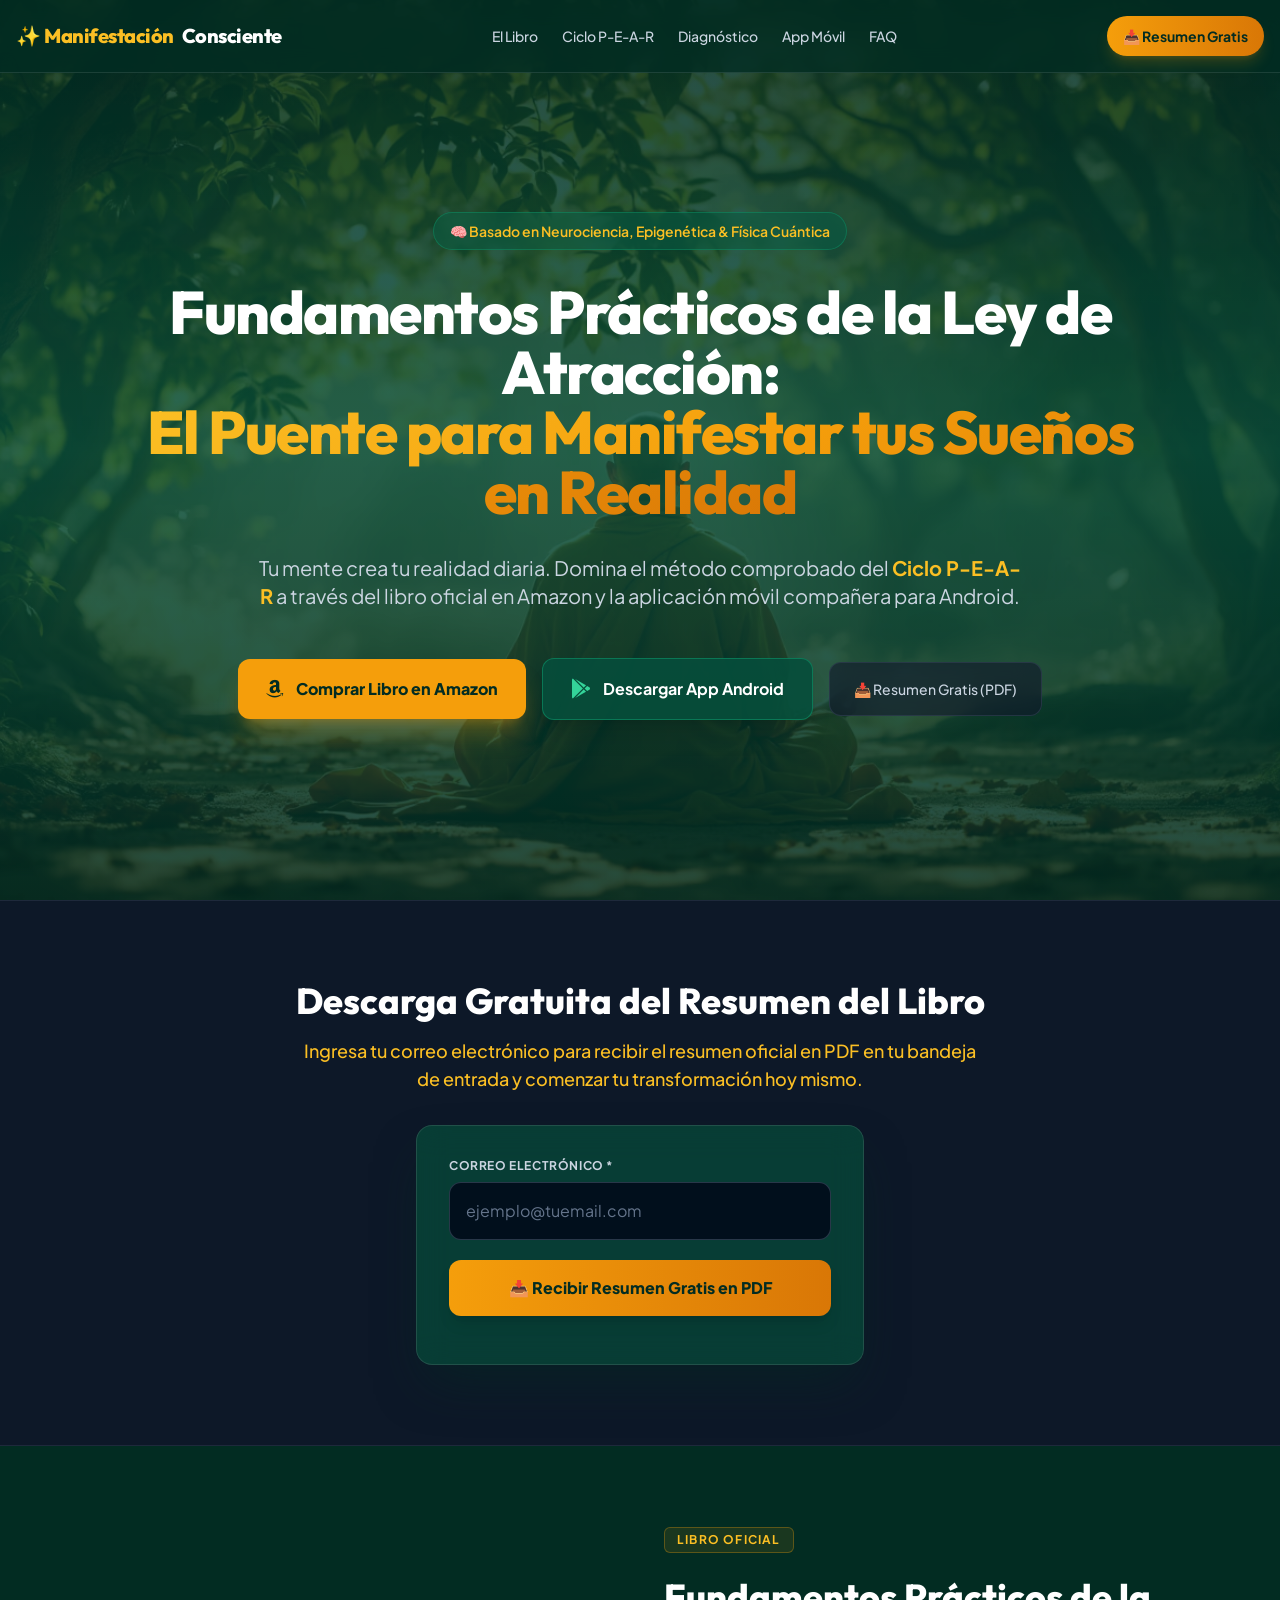
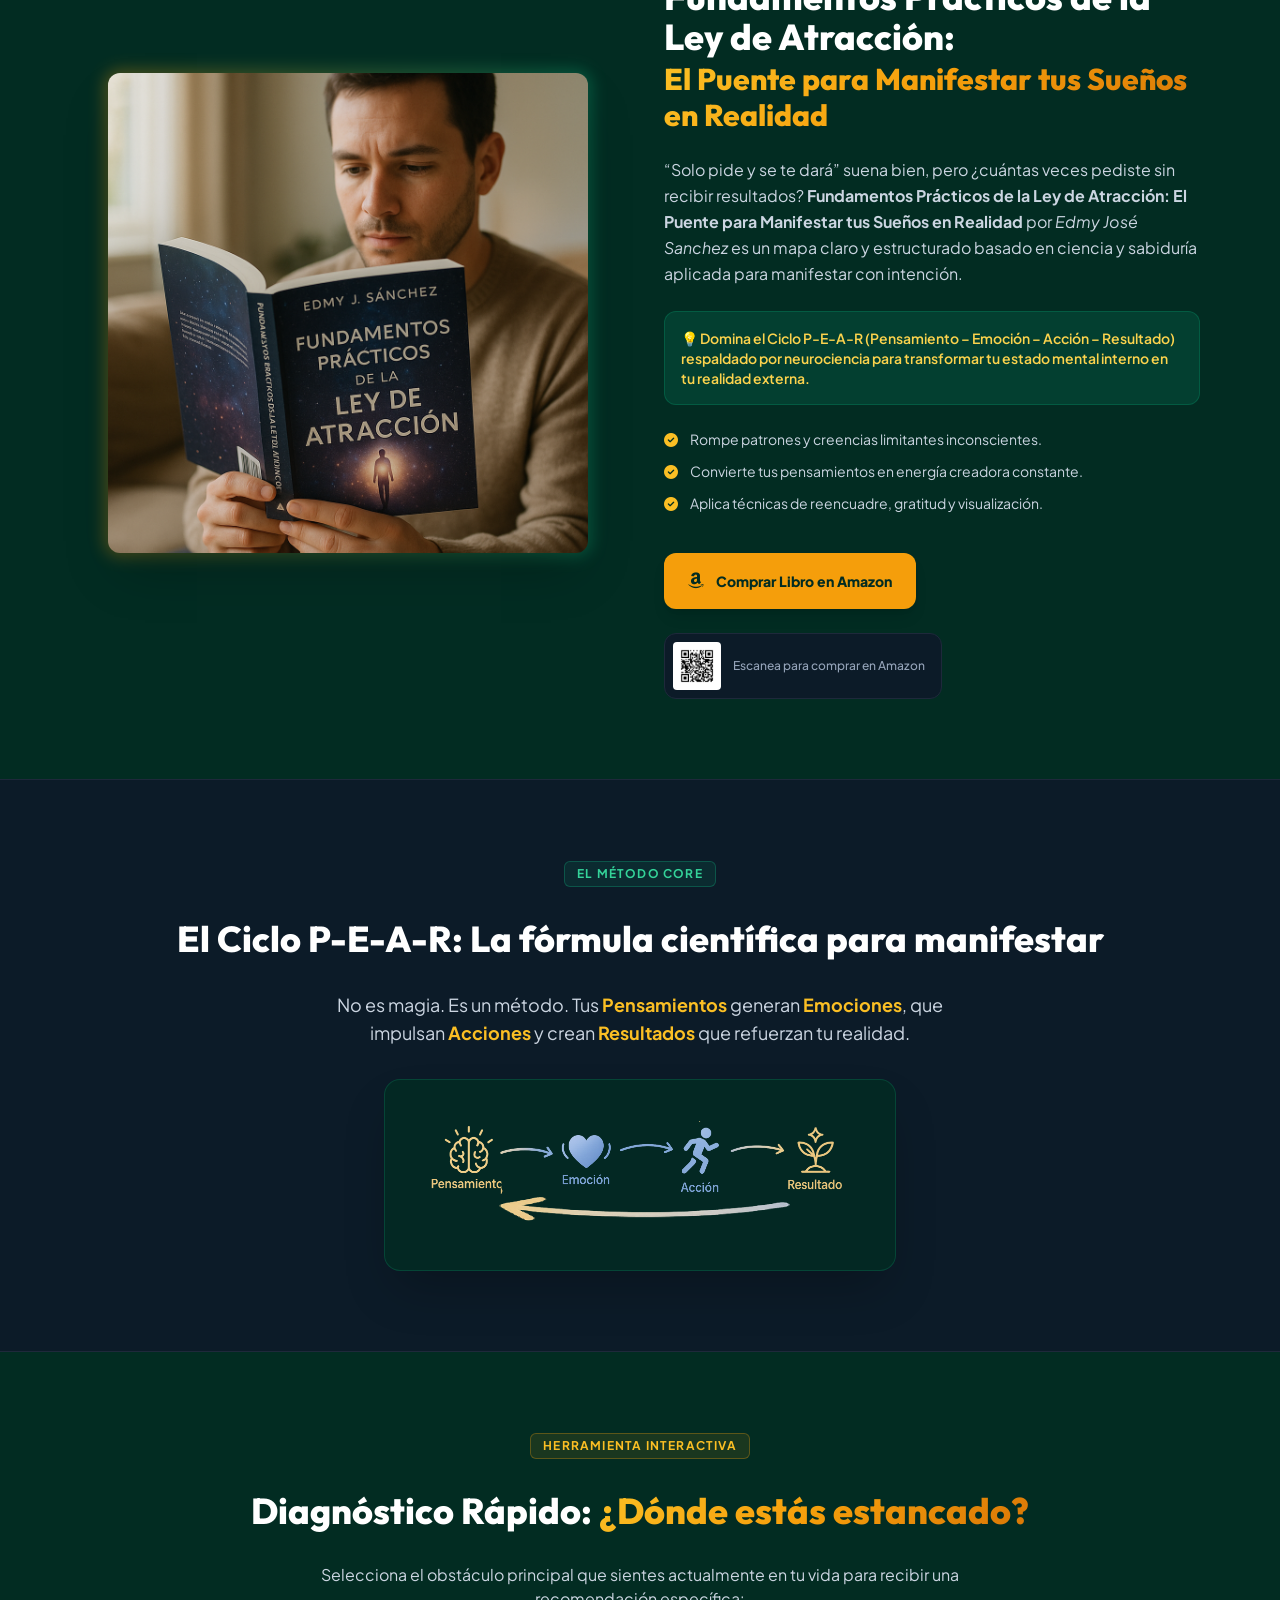
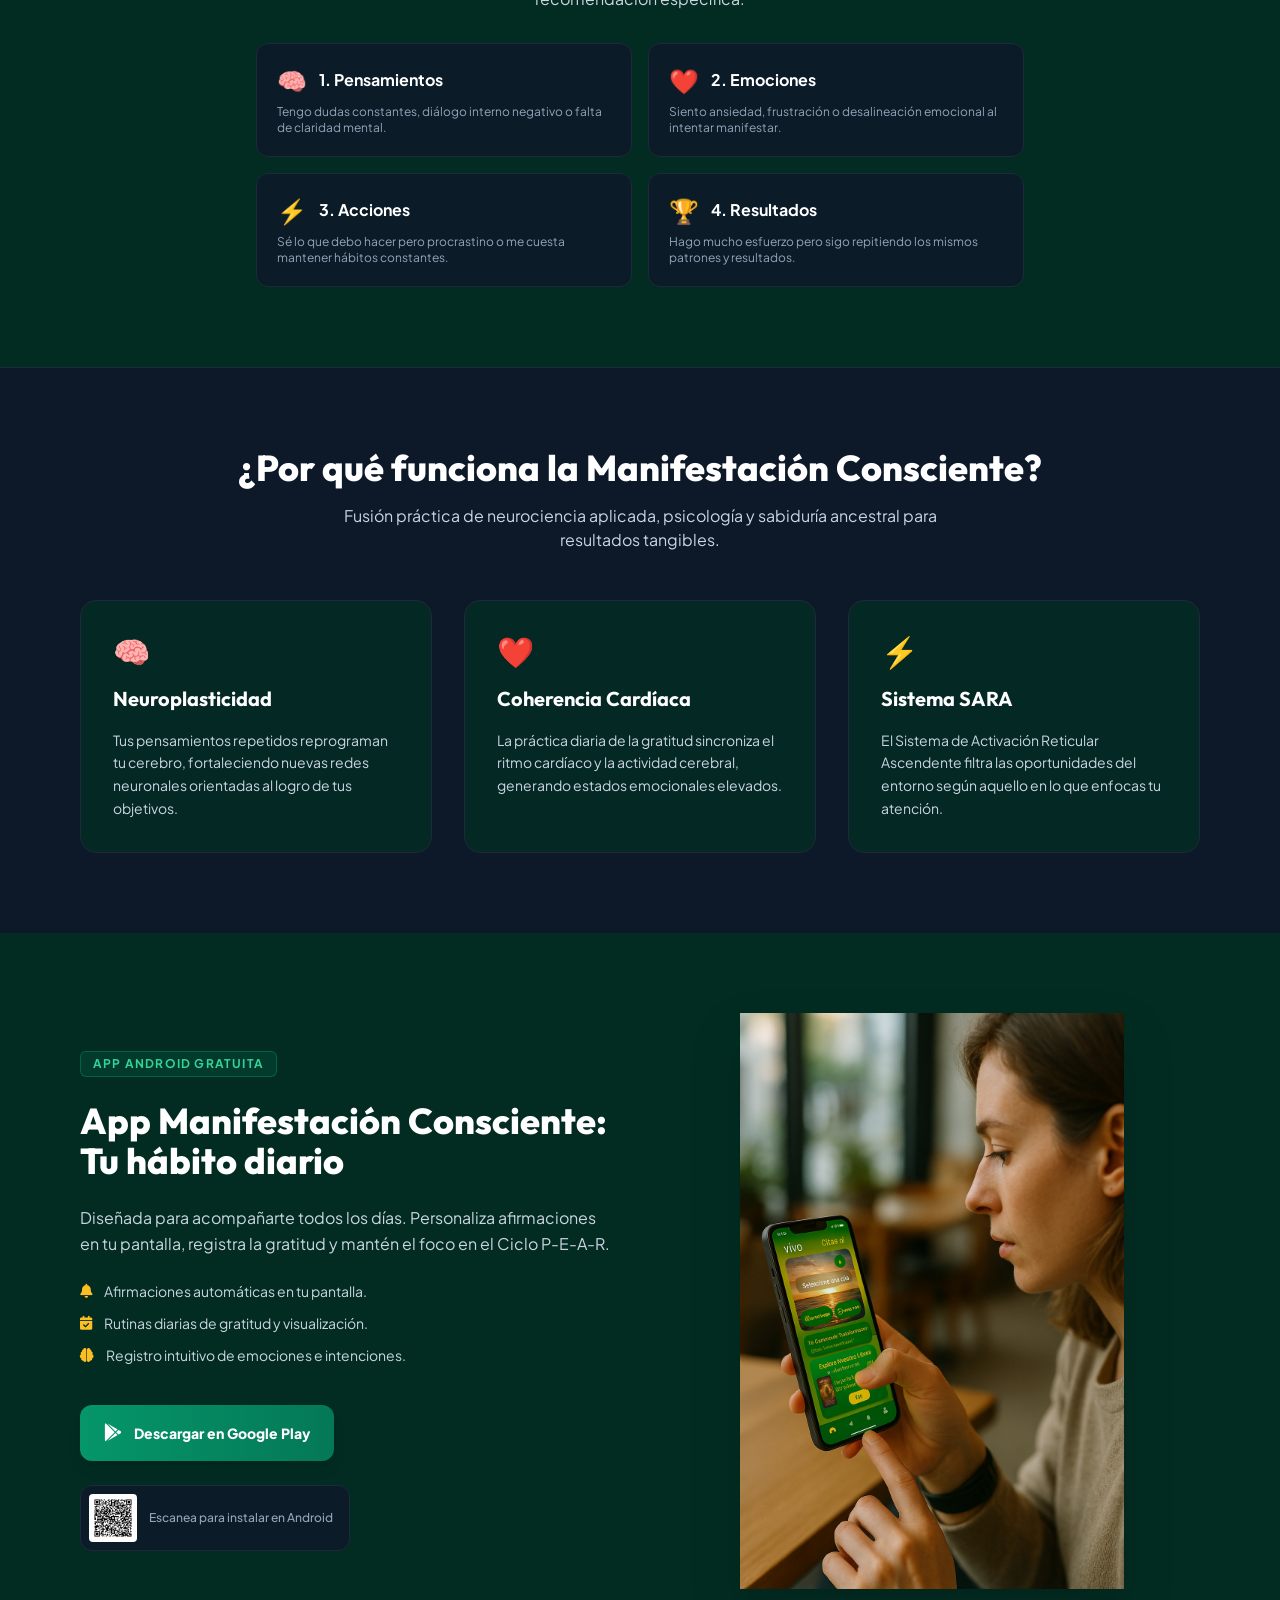
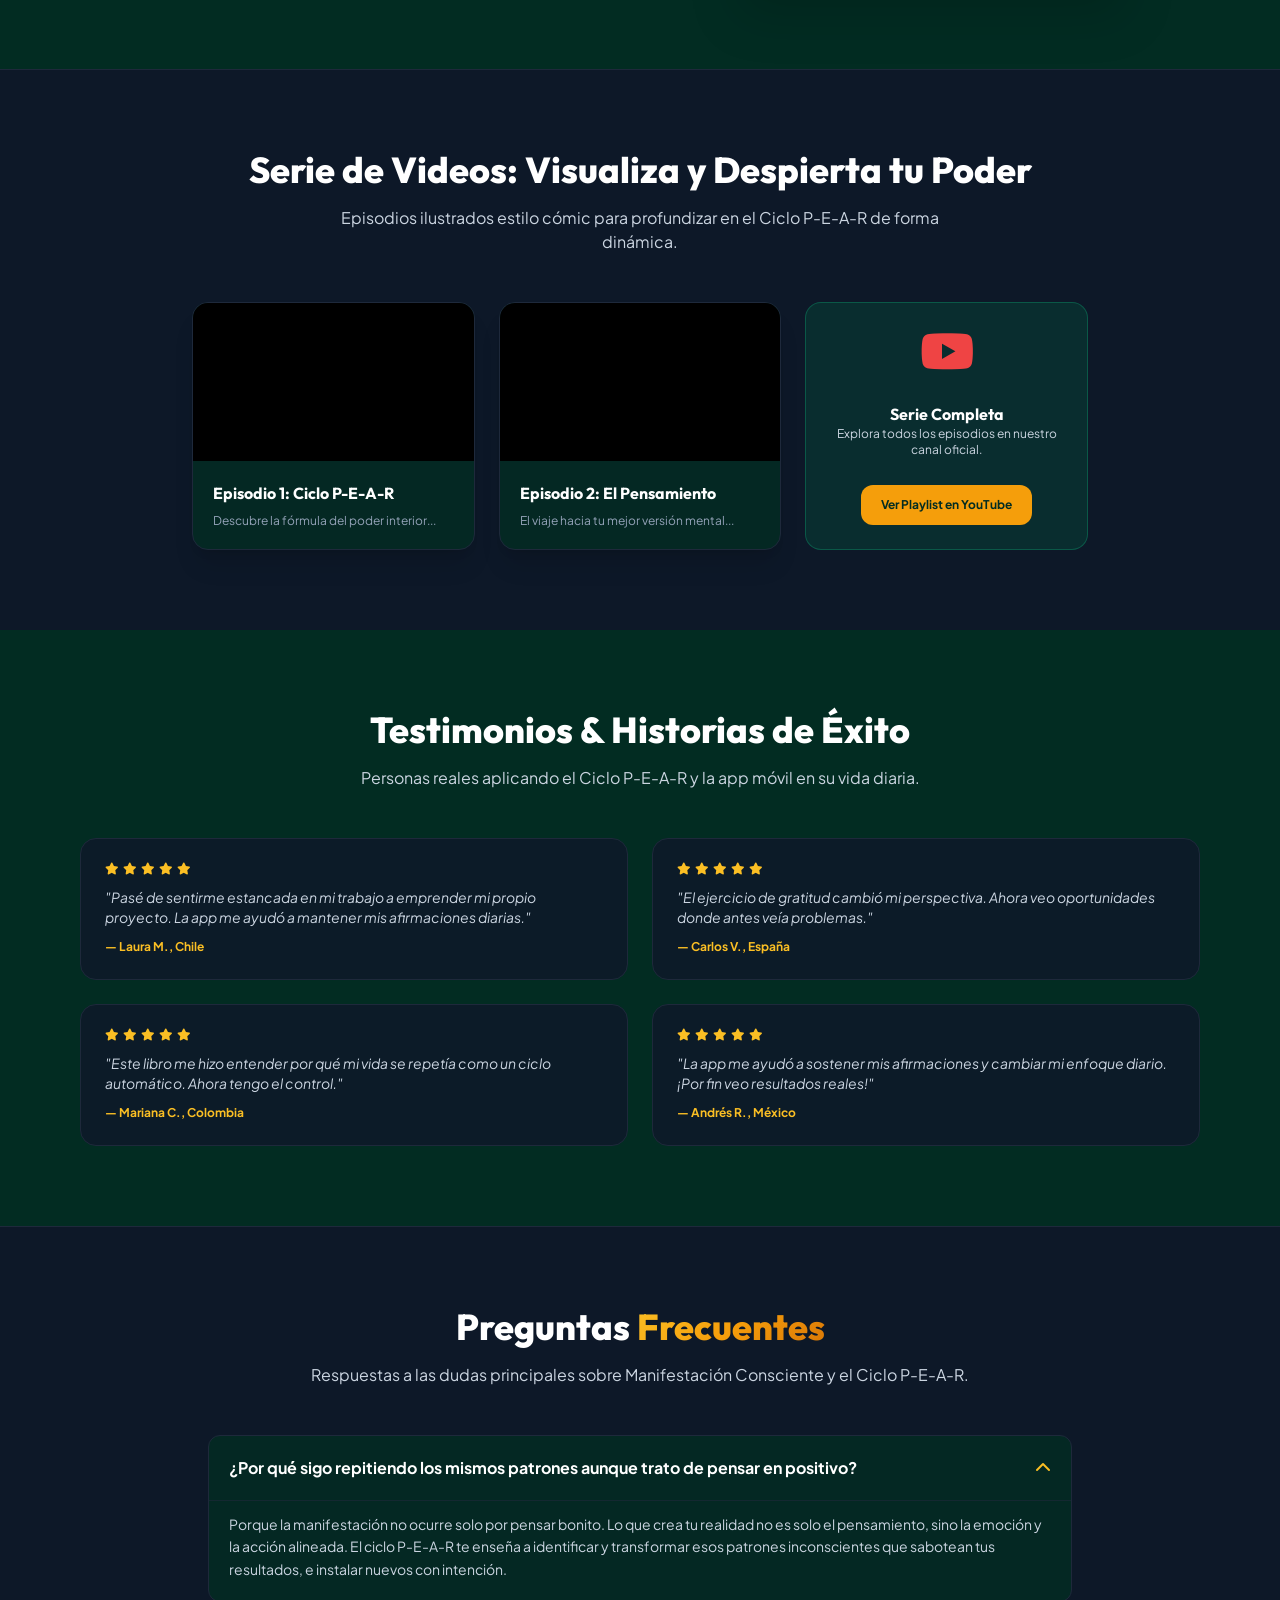
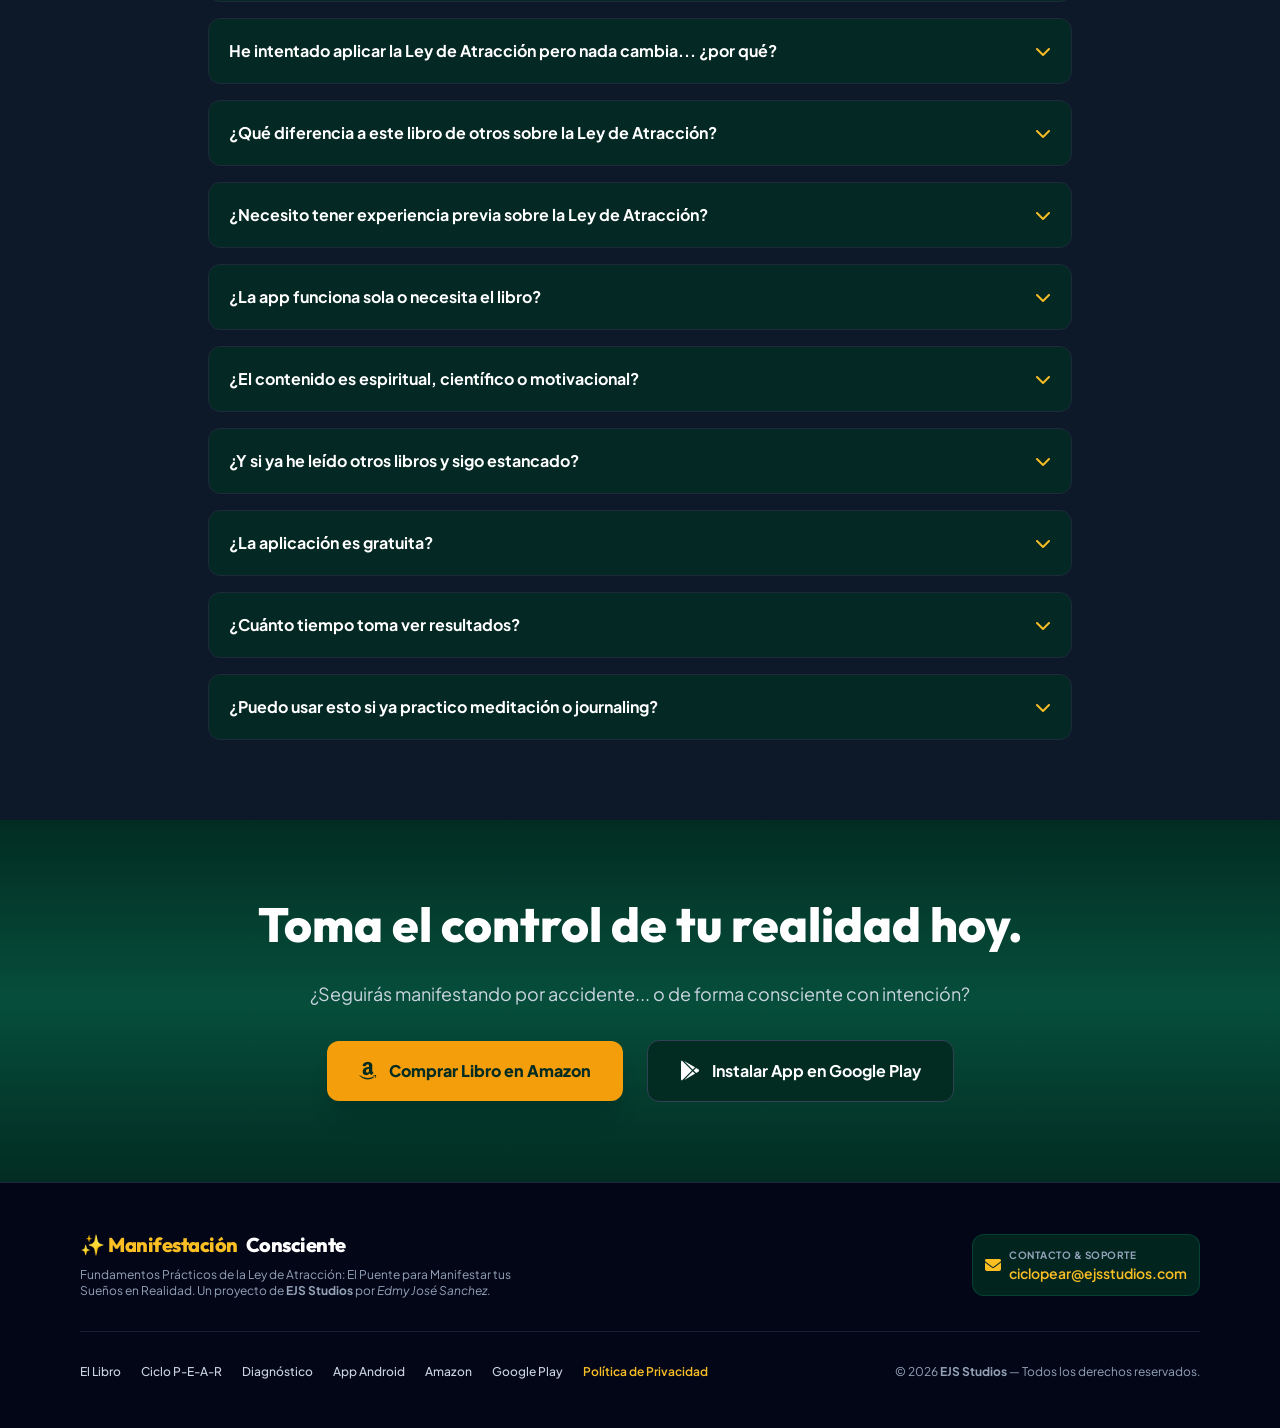
<file: index.html>
<!DOCTYPE html>
<html lang="es">

<head>
  <script async src="https://www.googletagmanager.com/gtag/js?id=G-1CFSC4PYZH"></script>
<!-- Google Tag Manager -->
<script>(function(w,d,s,l,i){w[l]=w[l]||[];w[l].push({'gtm.start':
new Date().getTime(),event:'gtm.js'});var f=d.getElementsByTagName(s)[0],
j=d.createElement(s),dl=l!='dataLayer'?'&l='+l:'';j.async=true;j.src=
'https://www.googletagmanager.com/gtm.js?id='+i+dl;f.parentNode.insertBefore(j,f);
})(window,document,'script','dataLayer','GTM-P4SSBHQ9');</script>
<!-- End Google Tag Manager -->
  
  <!-- Google Analytics 4 -->
  <script>
    window.dataLayer = window.dataLayer || [];
    function gtag() { dataLayer.push(arguments); }
    gtag('js', new Date());
    gtag('config', 'G-1CFSC4PYZH');

    // Enhanced Analytics Tracking
    let scrollDepth = 0;
    window.addEventListener('scroll', function () {
      const scrollPercent = Math.round((window.scrollY / (document.body.scrollHeight - window.innerHeight)) * 100);
      if (scrollPercent > scrollDepth && scrollPercent % 25 === 0) {
        scrollDepth = scrollPercent;
        gtag('event', 'scroll', {
          'event_category': 'Engagement',
          'event_label': scrollPercent + '%'
        });
      }
    });

    let startTime = Date.now();
    window.addEventListener('beforeunload', function () {
      const timeSpent = Math.round((Date.now() - startTime) / 1000);
      gtag('event', 'timing_complete', {
        'name': 'time_on_page',
        'value': timeSpent
      });
    });
  </script>

  <link rel="preload" as="image" href="images/cover.avif" />
  <link rel="preconnect" href="https://www.googletagmanager.com">
  <link rel="preconnect" href="https://www.youtube.com">
  <link rel="dns-prefetch" href="https://i.ytimg.com">
  <link rel="preconnect" href="https://fonts.googleapis.com">
  <link rel="preconnect" href="https://fonts.gstatic.com" crossorigin>
  <link href="https://fonts.googleapis.com/css2?family=Outfit:wght@300;400;500;600;700;800&family=Plus+Jakarta+Sans:wght@400;500;600;700&display=swap" rel="stylesheet">
  <link rel="stylesheet" href="https://cdnjs.cloudflare.com/ajax/libs/font-awesome/6.5.1/css/all.min.css">
  
  <!-- Favicon & Touch Icons -->
  <link rel="icon" type="image/png" sizes="32x32" href="images/favicon-32x32.png">
  <link rel="icon" type="image/png" sizes="192x192" href="images/favicon-192x192.png">
  <link rel="apple-touch-icon" sizes="180x180" href="images/apple-touch-icon.png">

  <meta charset="UTF-8" />
  <meta name="viewport" content="width=device-width, initial-scale=1.0" />
  <meta name="author" content="Edmy José Sanchez - EJS Studios">
  <meta name="robots" content="index, follow">
  <link rel="canonical" href="https://ciclopear.ejsstudios.com/">

  <!-- Google Search Console Verification -->
  <meta name="google-site-verification" content="PvBEdfMdAft-b4UOoWsifqd8u72rmX43S8a-axi3IEs" />

  <!-- Open Graph -->
  <meta property="og:title" content="Fundamentos Prácticos de la Ley de Atracción | Manifestación Consciente">
  <meta property="og:description" content="El Puente para Manifestar tus Sueños en Realidad. Domina el Ciclo P-E-A-R con el libro oficial en Amazon y la app compañera para Android.">
  <meta property="og:image" content="https://ciclopear.ejsstudios.com/images/cover.avif">
  <meta property="og:url" content="https://ciclopear.ejsstudios.com/">
  <meta property="og:type" content="website">
  <meta property="og:locale" content="es_ES">

  <!-- Twitter Cards -->
  <meta name="twitter:card" content="summary_large_image">
  <meta name="twitter:title" content="Fundamentos Prácticos de la Ley de Atracción | EJS Studios">
  <meta name="twitter:description" content="El Puente para Manifestar tus Sueños en Realidad. Libro en Amazon + App Android con el Ciclo P-E-A-R.">
  <meta name="twitter:image" content="https://ciclopear.ejsstudios.com/images/cover.avif">

  <title>Fundamentos Prácticos de la Ley de Atracción: El Puente para Manifestar tus Sueños en Realidad | Libro & App Android</title>
  <meta name="description" content="Fundamentos Prácticos de la Ley de Atracción: El Puente para Manifestar tus Sueños en Realidad por Edmy José Sanchez. Libro en Amazon, app móvil Android y el Ciclo P-E-A-R.">
  <meta name="title" content="Fundamentos Prácticos de la Ley de Atracción: El Puente para Manifestar tus Sueños en Realidad | EJS Studios">
  
  <!-- Datos Estructurados JSON-LD -->
  <script type="application/ld+json">
{
  "@context":"https://schema.org",
  "@type":"Book",
  "@id":"https://ciclopear.ejsstudios.com/#book",
  "name":"Fundamentos Prácticos de la Ley de Atracción: El Puente para Manifestar tus Sueños en Realidad",
  "alternateName":"Manifestación Consciente",
  "author":{"@type":"Person","name":"Edmy José Sanchez"},
  "publisher":{"@type":"Organization","name":"EJS Studios"},
  "image":"https://ciclopear.ejsstudios.com/images/cover.avif",
  "inLanguage":"es-ES",
  "genre":"Desarrollo personal",
  "description":"El Puente para Manifestar tus Sueños en Realidad. Guía práctica para manifestar con intención usando el Ciclo P-E-A-R, con ejercicios aplicados y un enfoque claro y realista.",
  "offers":{
    "@type":"Offer",
    "url":"https://www.amazon.com/dp/B0F925R43N",
    "priceCurrency":"USD",
    "availability":"https://schema.org/InStock"
  }
}
</script>

  <script type="application/ld+json">
  {
    "@context":"https://schema.org",
    "@type":"MobileApplication",
    "@id":"https://ciclopear.ejsstudios.com/#app",
    "name":"Manifestación Consciente - Afirmaciones Diarias",
    "applicationCategory":"LifestyleApplication",
    "operatingSystem":"Android",
    "description":"App compañera del libro para practicar afirmaciones, gratitud y el Ciclo P-E-A-R diariamente.",
    "url":"https://ciclopear.ejsstudios.com/",
    "installUrl":"https://play.google.com/store/apps/details?id=com.ejs.affirmations",
    "offers":{"@type":"Offer","price":"0","priceCurrency":"USD"},
    "author":{"@type":"Organization","name":"EJS Studios"}
  }
  </script>
  <script type="application/ld+json">
  {
    "@context":"https://schema.org",
    "@type":"Organization",
    "name":"EJS Studios",
    "url":"https://ciclopear.ejsstudios.com/",
    "logo":"https://ciclopear.ejsstudios.com/images/cover.avif",
    "email":"ciclopear@ejsstudios.com",
    "sameAs":[
      "https://www.youtube.com/@edmyjose",
      "https://www.instagram.com/edmyjose"
    ]
  }
  </script>
  <script type="application/ld+json">
  {
    "@context":"https://schema.org",
    "@type":"WebSite",
    "url":"https://ciclopear.ejsstudios.com/",
    "name":"Manifestación Consciente - Ciclo P-E-A-R | EJS Studios"
  }
  </script>
  <script type="application/ld+json">
{
  "@context":"https://schema.org",
  "@type":"FAQPage",
  "mainEntity":[
  {
   "@type":"Question",
   "name":"¿Por qué sigo repitiendo los mismos patrones aunque trato de pensar en positivo?",
   "acceptedAnswer":{"@type":"Answer","text":"Porque la manifestación no ocurre solo por pensar bonito. Lo que crea tu realidad no es solo el pensamiento, sino la emoción y la acción alineada. El ciclo P-E-A-R te enseña a identificar y transformar esos patrones inconscientes que sabotean tus resultados, y a instalar nuevos con intención."}
  },
  {
   "@type":"Question",
   "name":"He intentado aplicar la Ley de Atracción pero nada cambia... ¿por qué?",
   "acceptedAnswer":{"@type":"Answer","text":"Porque seguramente te enseñaron solo una parte del proceso. Visualizar sin sentir, pedir sin accionar, repetir frases sin coherencia no genera resultados sostenibles. Este libro te guía paso a paso para alinear pensamiento, emoción, acción y resultado de forma consciente y realista."}
  },
  {
   "@type":"Question",
   "name":"¿Qué diferencia a este libro de otros sobre la Ley de Atracción?",
   "acceptedAnswer":{"@type":"Answer","text":"La mayoría de los libros repiten frases como “visualiza y se te dará”. Este no. Fundamentos Prácticos de la Ley de Atracción se basa en neurociencia, física cuántica y epigenética, enseñándote a aplicar el ciclo P-E-A-R paso a paso con ejercicios prácticos. Es una guía para manifestar con intención, no desde la ilusión."}
  },
  {
   "@type":"Question",
   "name":"¿Necesito tener experiencia previa o conocimientos sobre la Ley de Atracción?",
   "acceptedAnswer":{"@type":"Answer","text":"No. Todo está explicado de forma sencilla y práctica. El libro y la app están diseñados para guiarte paso a paso, incluso si nunca has leído sobre manifestación o desarrollo personal."}
  },
  {
   "@type":"Question",
   "name":"¿La app funciona sola o necesita el libro?",
   "acceptedAnswer":{"@type":"Answer","text":"Ambos se complementan. Puedes usar la app por sí sola para afirmaciones, recordatorios y ejercicios diarios. Pero si quieres profundizar en el proceso de manifestación, el libro te dará el contexto y la estructura completa del ciclo P-E-A-R."}
  },
  {
   "@type":"Question",
   "name":"¿El contenido es espiritual, científico o motivacional?",
   "acceptedAnswer":{"@type":"Answer","text":"Es una fusión práctica de los tres. Está basado en principios científicos (neurociencia, epigenética y física cuántica), pero integra también sabiduría ancestral y prácticas espirituales. Aquí encuentras teoría, pero sobre todo, acción."}
  },
  {
   "@type":"Question",
   "name":"¿Y si ya he leído otros libros y sigo estancado?",
   "acceptedAnswer":{"@type":"Answer","text":"Muchos libros te motivan pero no te transforman. Este no se queda en la teoría. Aquí aplicas. Practicas. Regresas a ti. Te observas. Además, tienes el soporte de una app para no soltar el proceso. Si lo haces, te vas a mover sí o sí. Desde dentro."}
  },
  {
   "@type":"Question",
   "name":"¿La app es gratuita?",
   "acceptedAnswer":{"@type":"Answer","text":"Sí. Puedes descargarla gratis y acceder a múltiples funciones esenciales. En el futuro se podrían añadir características premium como sonidos binaurales, rutinas guiadas o diario emocional avanzado."}
  },
  {
   "@type":"Question",
   "name":"¿Cuánto tiempo toma ver resultados?",
   "acceptedAnswer":{"@type":"Answer","text":"Eso depende de tu compromiso. Al aplicar el ciclo P-E-A-R con intención, puedes notar cambios en tu enfoque y resultados en días o semanas. La constancia y la claridad son clave."}
  },
  {
   "@type":"Question",
   "name":"¿Puedo usar esto si ya practico meditación, journaling o visualización?",
   "acceptedAnswer":{"@type":"Answer","text":"¡Por supuesto! El libro y la app están diseñados para potenciar tus prácticas actuales. Puedes integrarlas a tus rutinas diarias y elevar tu capacidad de manifestar conscientemente."}
  }
 ]
}
</script>

  <!-- Production Compiled Tailwind CSS -->
  <link rel="stylesheet" href="css/style.min.css">

  <!-- Estilos Personalizados Premium -->
  <style>
    body {
      font-family: 'Plus Jakarta Sans', sans-serif;
      background-color: #022c22;
      color: #f8fafc;
    }

    h1, h2, h3, h4 {
      font-family: 'Outfit', sans-serif;
    }

    .gold-gradient {
      background: linear-gradient(135deg, #fbbf24 0%, #f59e0b 50%, #d97706 100%);
      -webkit-background-clip: text;
      -webkit-text-fill-color: transparent;
    }

    .emerald-glass {
      background: rgba(6, 78, 59, 0.7);
      backdrop-filter: blur(16px);
      border: 1px solid rgba(255, 255, 255, 0.1);
    }

    .hover-scale {
      transition: transform 0.3s cubic-bezier(0.4, 0, 0.2, 1);
    }

    .hover-scale:hover {
      transform: translateY(-4px) scale(1.02);
    }

    /* Custom scrollbar */
    .scrollbar-thin::-webkit-scrollbar { height: 6px; }
    .scrollbar-track-emerald::-webkit-scrollbar-track { background: #022c22; border-radius: 3px; }
    .scrollbar-thumb-gold::-webkit-scrollbar-thumb { background: #f59e0b; border-radius: 3px; }

    /* FAQ accordion chevron animation */
    details summary::-webkit-details-marker { display: none; }
    details[open] summary .chevron-icon { transform: rotate(180deg); }
  </style>
</head>

<body class="bg-emerald-950 text-slate-100 font-sans antialiased selection:bg-amber-500 selection:text-emerald-950">
<!-- Google Tag Manager (noscript) -->
<noscript><iframe src="https://www.googletagmanager.com/ns.html?id=GTM-P4SSBHQ9"
height="0" width="0" style="display:none;visibility:hidden"></iframe></noscript>
<!-- End Google Tag Manager (noscript) -->

  <!-- Navigation Bar -->
  <nav class="fixed top-0 left-0 right-0 z-50 bg-emerald-950/80 backdrop-blur-md border-b border-white/10 py-4">
    <div class="container mx-auto px-4 flex items-center justify-between">
      <a href="#" class="flex items-center gap-2 font-heading font-extrabold text-xl text-white tracking-tight">
        <span class="text-amber-400">✨ Manifestación</span>Consciente
      </a>
      <div class="hidden md:flex items-center gap-6 text-sm font-medium text-slate-300">
        <a href="#libro" class="hover:text-amber-400 transition">El Libro</a>
        <a href="#ciclo-pear" class="hover:text-amber-400 transition">Ciclo P-E-A-R</a>
        <a href="#diagnostico-pear" class="hover:text-amber-400 transition">Diagnóstico</a>
        <a href="#app" class="hover:text-amber-400 transition">App Móvil</a>
        <a href="#faq" class="hover:text-amber-400 transition">FAQ</a>
      </div>
      <a href="#descargar-libro" class="bg-gradient-to-r from-amber-500 to-amber-600 hover:from-amber-400 hover:to-amber-500 text-emerald-950 font-bold text-xs sm:text-sm px-4 py-2.5 rounded-full shadow-lg shadow-amber-500/20 transition transform hover:-translate-y-0.5">
        📥 Resumen Gratis
      </a>
    </div>
  </nav>

  <!-- Hero Section -->
  <section class="relative min-h-screen flex items-center justify-center pt-24 pb-16 px-4 bg-gradient-to-b from-emerald-950 via-emerald-900 to-emerald-950 overflow-hidden">
    <div class="absolute inset-0 bg-cover bg-center opacity-15" style="background-image: url('images/cover.avif');"></div>
    <div class="absolute inset-0 bg-radial-gradient from-transparent via-emerald-950/60 to-emerald-950"></div>

    <div class="relative z-10 text-center max-w-5xl mx-auto space-y-8">
      <div class="inline-flex items-center gap-2 px-4 py-2 rounded-full bg-emerald-800/50 border border-emerald-500/30 text-amber-400 text-xs sm:text-sm font-semibold backdrop-blur-md">
        <span>🧠 Basado en Neurociencia, Epigenética & Física Cuántica</span>
      </div>

      <h1 class="text-3xl sm:text-5xl md:text-6xl font-extrabold text-white leading-tight tracking-tight">
        Fundamentos Prácticos de la Ley de Atracción: <br class="hidden sm:block" />
        <span class="gold-gradient">El Puente para Manifestar tus Sueños en Realidad</span>
      </h1>

      <p class="text-lg sm:text-xl text-slate-300 max-w-3xl mx-auto font-normal leading-relaxed">
        Tu mente crea tu realidad diaria. Domina el método comprobado del <strong class="text-amber-400">Ciclo P-E-A-R</strong> a través del libro oficial en Amazon y la aplicación móvil compañera para Android.
      </p>

      <div class="flex flex-col sm:flex-row flex-wrap gap-4 justify-center items-center pt-4">
        <a href="https://www.amazon.com/dp/B0F925R43N" target="_blank" rel="noopener noreferrer" 
           class="w-full sm:w-auto inline-flex items-center justify-center gap-3 bg-amber-500 hover:bg-amber-400 text-emerald-950 font-extrabold text-base px-7 py-4 rounded-xl shadow-xl shadow-amber-500/25 transition transform hover:-translate-y-1"
           onclick="gtag('event', 'click', {'event_category': 'Amazon', 'event_label': 'Hero Section'});">
          <i class="fab fa-amazon text-xl"></i> Comprar Libro en Amazon
        </a>
        <a href="https://play.google.com/store/apps/details?id=com.ejs.affirmations" target="_blank" rel="noopener noreferrer" 
           class="w-full sm:w-auto inline-flex items-center justify-center gap-3 bg-emerald-900/90 hover:bg-emerald-800 text-white border border-emerald-500/40 font-bold text-base px-7 py-4 rounded-xl shadow-xl transition transform hover:-translate-y-1"
           onclick="gtag('event', 'click', {'event_category': 'Play Store', 'event_label': 'Hero Section'});">
          <i class="fab fa-google-play text-xl text-emerald-400"></i> Descargar App Android
        </a>
        <a href="#descargar-libro" class="w-full sm:w-auto inline-flex items-center justify-center gap-2 text-slate-300 hover:text-white bg-slate-900/60 hover:bg-slate-900/90 border border-slate-700/60 font-medium text-sm px-6 py-4 rounded-xl backdrop-blur-md transition transform hover:-translate-y-0.5">
          📥 Resumen Gratis (PDF)
        </a>
      </div>
    </div>
  </section>

  <!-- Descarga Resumen Gratuito Section -->
  <section id="descargar-libro" class="py-20 bg-slate-900/90 border-y border-slate-800">
    <div class="container mx-auto px-4 max-w-4xl text-center">
      <h2 class="text-3xl sm:text-4xl font-extrabold text-white mb-4">
        Descarga Gratuita del Resumen del Libro
      </h2>
      <p class="text-amber-400 text-base sm:text-lg mb-8 max-w-2xl mx-auto font-medium">
        Ingresa tu correo electrónico para recibir el resumen oficial en PDF en tu bandeja de entrada y comenzar tu transformación hoy mismo.
      </p>

      <div class="max-w-md mx-auto emerald-glass p-8 rounded-2xl shadow-2xl shadow-emerald-950/50">
        <form id="downloadForm" class="space-y-5">
          <div class="text-left">
            <label for="email" class="block text-xs font-bold uppercase tracking-wider text-slate-300 mb-2">Correo Electrónico *</label>
            <input type="email" id="email" name="email" placeholder="ejemplo@tuemail.com" required
              class="w-full p-4 bg-slate-950/80 border border-slate-700/80 rounded-xl text-white placeholder-slate-500 focus:outline-none focus:border-amber-400 focus:ring-2 focus:ring-amber-400/20 transition" />
          </div>
          <button type="submit"
            class="w-full bg-gradient-to-r from-amber-500 to-amber-600 hover:from-amber-400 hover:to-amber-500 text-emerald-950 font-extrabold text-base py-4 rounded-xl shadow-lg transition transform hover:-translate-y-0.5">
            📥 Recibir Resumen Gratis en PDF
          </button>
        </form>
        <p id="responseMsg" class="mt-4 text-sm font-semibold text-amber-300"></p>
      </div>
    </div>
  </section>

  <script>
    const scriptURL = 'https://script.google.com/macros/s/AKfycbyHPwWtVLJdHPZt7YAAeFjWueLvTnZbiakF7Ei0q_yWt7gHIs3gqURjQOz-oZ2FDOvs0Q/exec';
    const form = document.getElementById('downloadForm');
    const responseMsg = document.getElementById('responseMsg');

    form.addEventListener('submit', async (e) => {
      e.preventDefault();
      const formData = new FormData(form);
      responseMsg.innerText = "Enviando tu resumen PDF...";

      try {
        const response = await fetch(scriptURL, { method: 'POST', body: formData });
        const text = await response.text();

        if (text.includes("OK")) {
          responseMsg.innerText = "¡Enviado con éxito! 📩 Revisa tu bandeja de entrada y carpeta de SPAM o Promociones.";
          gtag('event', 'conversion', { 'event_category': 'Lead Generation', 'event_label': 'Book Download Success' });
          form.reset();
        } else {
          responseMsg.innerText = "Respuesta: " + text;
        }
      } catch (error) {
        responseMsg.innerText = "Hubo un error al enviar. Por favor intenta de nuevo.";
        console.error(error);
      }
    });
  </script>

  <!-- About the Book Section -->
  <section id="libro" class="py-20 bg-emerald-950">
    <div class="container mx-auto px-4 max-w-6xl flex flex-col md:flex-row items-center gap-12">
      <div class="md:w-1/2 flex justify-center">
        <div class="relative group">
          <div class="absolute -inset-1 bg-gradient-to-r from-amber-500 to-emerald-500 rounded-2xl blur opacity-30 group-hover:opacity-60 transition duration-1000"></div>
          <img src="images/libro-manual-atraccion-crear-realidad-practico.png"
            alt="Libro Fundamentos Prácticos de la Ley de Atracción - Edmy José Sanchez"
            class="relative max-h-[480px] w-auto object-contain rounded-xl shadow-2xl transition transform group-hover:scale-105" loading="lazy" />
        </div>
      </div>
      <div class="md:w-1/2 space-y-6">
        <div class="inline-block px-3 py-1 rounded-md bg-amber-500/10 border border-amber-500/30 text-amber-400 text-xs font-bold uppercase tracking-widest">
          Libro Oficial
        </div>
        <h2 class="text-3xl sm:text-4xl font-extrabold text-white leading-tight">
          Fundamentos Prácticos de la Ley de Atracción:
          <span class="gold-gradient block text-2xl sm:text-3xl mt-1">El Puente para Manifestar tus Sueños en Realidad</span>
        </h2>
        <p class="text-slate-300 text-base leading-relaxed">
          “Solo pide y se te dará” suena bien, pero ¿cuántas veces pediste sin recibir resultados?
          <strong>Fundamentos Prácticos de la Ley de Atracción: El Puente para Manifestar tus Sueños en Realidad</strong> por <em>Edmy José Sanchez</em> es un mapa claro y estructurado basado en ciencia y sabiduría aplicada para manifestar con intención.
        </p>
        <div class="p-4 rounded-xl bg-emerald-900/60 border border-emerald-700/50 text-amber-300 font-semibold text-sm">
          💡 Domina el Ciclo P-E-A-R (Pensamiento – Emoción – Acción – Resultado) respaldado por neurociencia para transformar tu estado mental interno en tu realidad externa.
        </div>
        <ul class="space-y-3 text-slate-300 text-sm">
          <li class="flex items-start gap-3"><i class="fas fa-check-circle text-amber-400 mt-1"></i> Rompe patrones y creencias limitantes inconscientes.</li>
          <li class="flex items-start gap-3"><i class="fas fa-check-circle text-amber-400 mt-1"></i> Convierte tus pensamientos en energía creadora constante.</li>
          <li class="flex items-start gap-3"><i class="fas fa-check-circle text-amber-400 mt-1"></i> Aplica técnicas de reencuadre, gratitud y visualización.</li>
        </ul>

        <div class="pt-4 flex flex-wrap items-center gap-6">
          <a href="https://www.amazon.com/dp/B0F925R43N" target="_blank" rel="noopener noreferrer" 
             class="inline-flex items-center gap-3 bg-amber-500 hover:bg-amber-400 text-emerald-950 font-extrabold text-sm px-6 py-3.5 rounded-xl shadow-lg transition transform hover:-translate-y-0.5"
             onclick="gtag('event', 'click', {'event_category': 'Amazon', 'event_label': 'Book Section'});">
            <i class="fab fa-amazon text-lg"></i> Comprar Libro en Amazon
          </a>
          <div class="flex items-center gap-3 bg-slate-900/80 p-2 pr-4 rounded-xl border border-slate-800">
            <img src="images/qr_amazon_B0F925R43N.png" alt="Código QR Amazon" class="w-12 h-12 rounded bg-white p-1" loading="lazy" />
            <span class="text-xs text-slate-400 font-medium">Escanea para comprar en Amazon</span>
          </div>
        </div>
      </div>
    </div>
  </section>

  <!-- P-E-A-R Cycle Section -->
  <section id="ciclo-pear" class="py-20 bg-slate-900/80 border-y border-slate-800">
    <div class="container mx-auto px-4 max-w-5xl text-center space-y-8">
      <div class="inline-block px-3 py-1 rounded-md bg-emerald-500/10 border border-emerald-500/30 text-emerald-400 text-xs font-bold uppercase tracking-widest">
        El Método Core
      </div>
      <h2 class="text-3xl sm:text-4xl font-extrabold text-white">
        El Ciclo P-E-A-R: La fórmula científica para manifestar
      </h2>
      <p class="text-slate-300 max-w-2xl mx-auto text-base sm:text-lg">
        No es magia. Es un método. Tus <strong class="text-amber-400">Pensamientos</strong> generan 
        <strong class="text-amber-400">Emociones</strong>, que impulsan <strong class="text-amber-400">Acciones</strong> y crean 
        <strong class="text-amber-400">Resultados</strong> que refuerzan tu realidad.
      </p>

      <div class="my-8 flex justify-center">
        <div class="p-6 bg-emerald-950/80 border border-emerald-500/20 rounded-2xl shadow-2xl max-w-lg hover-scale">
          <img src="images/ciclo_pear.png" alt="Diagrama del Ciclo P-E-A-R" class="w-full h-auto max-h-72 object-contain mx-auto" loading="lazy" />
        </div>
      </div>
    </div>
  </section>

  <!-- NEW Interactive Component: Diagnóstico del Ciclo P-E-A-R -->
  <section id="diagnostico-pear" class="py-20 bg-emerald-950">
    <div class="container mx-auto px-4 max-w-4xl text-center space-y-8">
      <div class="inline-block px-3 py-1 rounded-md bg-amber-500/10 border border-amber-500/30 text-amber-400 text-xs font-bold uppercase tracking-widest">
        Herramienta Interactiva
      </div>
      <h2 class="text-3xl sm:text-4xl font-extrabold text-white">
        Diagnóstico Rápido: <span class="gold-gradient">¿Dónde estás estancado?</span>
      </h2>
      <p class="text-slate-300 max-w-2xl mx-auto text-base">
        Selecciona el obstáculo principal que sientes actualmente en tu vida para recibir una recomendación específica:
      </p>

      <div class="grid grid-cols-1 sm:grid-cols-2 gap-4 text-left max-w-3xl mx-auto">
        <button onclick="evaluatePear('pensamiento')" class="pear-opt-btn p-5 bg-slate-900/80 hover:bg-emerald-900/50 border border-slate-800 hover:border-amber-500/50 rounded-xl transition text-left space-y-2 group">
          <div class="flex items-center gap-3">
            <span class="text-2xl">🧠</span>
            <span class="font-bold text-white group-hover:text-amber-400 transition">1. Pensamientos</span>
          </div>
          <p class="text-xs text-slate-400">Tengo dudas constantes, diálogo interno negativo o falta de claridad mental.</p>
        </button>

        <button onclick="evaluatePear('emocion')" class="pear-opt-btn p-5 bg-slate-900/80 hover:bg-emerald-900/50 border border-slate-800 hover:border-amber-500/50 rounded-xl transition text-left space-y-2 group">
          <div class="flex items-center gap-3">
            <span class="text-2xl">❤️</span>
            <span class="font-bold text-white group-hover:text-amber-400 transition">2. Emociones</span>
          </div>
          <p class="text-xs text-slate-400">Siento ansiedad, frustración o desalineación emocional al intentar manifestar.</p>
        </button>

        <button onclick="evaluatePear('accion')" class="pear-opt-btn p-5 bg-slate-900/80 hover:bg-emerald-900/50 border border-slate-800 hover:border-amber-500/50 rounded-xl transition text-left space-y-2 group">
          <div class="flex items-center gap-3">
            <span class="text-2xl">⚡</span>
            <span class="font-bold text-white group-hover:text-amber-400 transition">3. Acciones</span>
          </div>
          <p class="text-xs text-slate-400">Sé lo que debo hacer pero procrastino o me cuesta mantener hábitos constantes.</p>
        </button>

        <button onclick="evaluatePear('resultado')" class="pear-opt-btn p-5 bg-slate-900/80 hover:bg-emerald-900/50 border border-slate-800 hover:border-amber-500/50 rounded-xl transition text-left space-y-2 group">
          <div class="flex items-center gap-3">
            <span class="text-2xl">🏆</span>
            <span class="font-bold text-white group-hover:text-amber-400 transition">4. Resultados</span>
          </div>
          <p class="text-xs text-slate-400">Hago mucho esfuerzo pero sigo repitiendo los mismos patrones y resultados.</p>
        </button>
      </div>

      <div id="pearOutput" class="hidden p-6 rounded-2xl bg-emerald-900/80 border border-amber-500/40 text-left max-w-3xl mx-auto space-y-4">
        <h3 id="pearResultTitle" class="text-xl font-bold text-amber-400"></h3>
        <p id="pearResultBody" class="text-sm text-slate-200 leading-relaxed"></p>
        <div class="pt-2 flex flex-wrap gap-4">
          <a href="https://www.amazon.com/dp/B0F925R43N" target="_blank" rel="noopener noreferrer" class="inline-flex items-center gap-2 bg-amber-500 hover:bg-amber-400 text-emerald-950 font-bold text-xs px-5 py-3 rounded-lg shadow">
            <i class="fab fa-amazon"></i> Profundizar en el Libro
          </a>
          <a href="https://play.google.com/store/apps/details?id=com.ejs.affirmations" target="_blank" rel="noopener noreferrer" class="inline-flex items-center gap-2 bg-emerald-950 hover:bg-slate-900 text-white font-bold text-xs px-5 py-3 rounded-lg border border-slate-700">
            <i class="fab fa-google-play"></i> Practicar en la App Móvil
          </a>
        </div>
      </div>
    </div>
  </section>

  <script>
    function evaluatePear(type) {
      const output = document.getElementById('pearOutput');
      const title = document.getElementById('pearResultTitle');
      const body = document.getElementById('pearResultBody');

      output.classList.remove('hidden');

      if (type === 'pensamiento') {
        title.innerText = '💡 Enfoque en el Pensamiento (P)';
        body.innerText = 'Tu obstáculo principal es la saturación mental o el diálogo interno limitante. La neuroplasticidad demuestra que repetir afirmaciones conscientes y reencuadrar tus pensamientos reprograma tus rutas neuronales hacia nuevas posibilidades. Te recomendamos la Sección de Afirmaciones de la App y el Capítulo 2 del libro.';
      } else if (type === 'emocion') {
        title.innerText = '❤️ Enfoque en la Emoción (E)';
        body.innerText = 'Manifestar requiere coherencia cardíaca. Si sientes duda o miedo mientras pides, tu señal electromagnética se cancela. Practicar la gratitud anticipada y ejercicios de presencia diaria elevará tu estado vibracional. Te recomendamos los ejercicios de gratitud de la App y el Capítulo 4 del libro.';
      } else if (type === 'accion') {
        title.innerText = '⚡ Enfoque en la Acción Alineada (A)';
        body.innerText = 'La visualización sin acción se queda en ilusión. La acción inspirada es el puente físico entre tu intención y la materia. Establecer hábitos atómicos diarios desactivará la procrastinación. Te recomendamos el módulo de Hábitos en la App y el Capítulo 6 del libro.';
      } else if (type === 'resultado') {
        title.innerText = '🏆 Enfoque en el Resultado (R)';
        body.innerText = 'Si tus resultados se repiten, estás operando desde un programa subconsciente automático (el Sistema SARA). Para cambiar la cosecha debes cambiar la semilla en el ciclo P-E-A-R completo. Te recomendamos el Capítulo 8 del libro para aprender a romper patrones repetitivos.';
      }
    }
  </script>

  <!-- Why It Works Section -->
  <section class="py-20 bg-slate-900/90 border-t border-slate-800">
    <div class="container mx-auto px-4 max-w-6xl text-center space-y-12">
      <div>
        <h2 class="text-3xl sm:text-4xl font-extrabold text-white mb-4">
          ¿Por qué funciona la Manifestación Consciente?
        </h2>
        <p class="text-slate-300 max-w-2xl mx-auto text-base">
          Fusión práctica de neurociencia aplicada, psicología y sabiduría ancestral para resultados tangibles.
        </p>
      </div>

      <div class="grid grid-cols-1 md:grid-cols-3 gap-8">
        <div class="bg-emerald-950/80 border border-slate-800 p-8 rounded-2xl hover-scale text-left space-y-4">
          <span class="text-3xl">🧠</span>
          <h3 class="text-xl font-bold text-white">Neuroplasticidad</h3>
          <p class="text-slate-300 text-sm leading-relaxed">
            Tus pensamientos repetidos reprograman tu cerebro, fortaleciendo nuevas redes neuronales orientadas al logro de tus objetivos.
          </p>
        </div>

        <div class="bg-emerald-950/80 border border-slate-800 p-8 rounded-2xl hover-scale text-left space-y-4">
          <span class="text-3xl">❤️</span>
          <h3 class="text-xl font-bold text-white">Coherencia Cardíaca</h3>
          <p class="text-slate-300 text-sm leading-relaxed">
            La práctica diaria de la gratitud sincroniza el ritmo cardíaco y la actividad cerebral, generando estados emocionales elevados.
          </p>
        </div>

        <div class="bg-emerald-950/80 border border-slate-800 p-8 rounded-2xl hover-scale text-left space-y-4">
          <span class="text-3xl">⚡</span>
          <h3 class="text-xl font-bold text-white">Sistema SARA</h3>
          <p class="text-slate-300 text-sm leading-relaxed">
            El Sistema de Activación Reticular Ascendente filtra las oportunidades del entorno según aquello en lo que enfocas tu atención.
          </p>
        </div>
      </div>
    </div>
  </section>

  <!-- App Companion Section -->
  <section id="app" class="py-20 bg-emerald-950">
    <div class="container mx-auto px-4 max-w-6xl flex flex-col md:flex-row items-center gap-12">
      <div class="md:w-1/2 space-y-6">
        <div class="inline-block px-3 py-1 rounded-md bg-emerald-500/10 border border-emerald-500/30 text-emerald-400 text-xs font-bold uppercase tracking-widest">
          App Android Gratuita
        </div>
        <h2 class="text-3xl sm:text-4xl font-extrabold text-white">
          App Manifestación Consciente: Tu hábito diario
        </h2>
        <p class="text-slate-300 text-base leading-relaxed">
          Diseñada para acompañarte todos los días. Personaliza afirmaciones en tu pantalla, registra la gratitud y mantén el foco en el Ciclo P-E-A-R.
        </p>

        <ul class="space-y-3 text-slate-300 text-sm">
          <li class="flex items-center gap-3"><i class="fas fa-bell text-amber-400"></i> Afirmaciones automáticas en tu pantalla.</li>
          <li class="flex items-center gap-3"><i class="fas fa-calendar-check text-amber-400"></i> Rutinas diarias de gratitud y visualización.</li>
          <li class="flex items-center gap-3"><i class="fas fa-brain text-amber-400"></i> Registro intuitivo de emociones e intenciones.</li>
        </ul>

        <div class="pt-4 flex flex-wrap items-center gap-6">
          <a href="https://play.google.com/store/apps/details?id=com.ejs.affirmations" target="_blank" rel="noopener noreferrer"
             class="inline-flex items-center gap-3 bg-gradient-to-r from-emerald-600 to-emerald-700 hover:from-emerald-500 hover:to-emerald-600 text-white font-extrabold text-sm px-6 py-3.5 rounded-xl shadow-lg transition transform hover:-translate-y-0.5"
             onclick="gtag('event', 'click', {'event_category': 'Play Store', 'event_label': 'App Section'});">
            <i class="fab fa-google-play text-lg"></i> Descargar en Google Play
          </a>
          <div class="flex items-center gap-3 bg-slate-900/80 p-2 pr-4 rounded-xl border border-slate-800">
            <img src="images/qr_app.png" alt="Código QR App Android" class="w-12 h-12 rounded bg-white p-1" loading="lazy" />
            <span class="text-xs text-slate-400 font-medium">Escanea para instalar en Android</span>
          </div>
        </div>
      </div>

      <div class="md:w-1/2 flex justify-center">
        <div class="relative group max-w-sm">
          <img src="images/app_mockup.png" alt="Mockup de la App Manifestación Consciente" class="w-full h-auto object-contain drop-shadow-2xl transition transform group-hover:scale-105" loading="lazy" />
        </div>
      </div>
    </div>
  </section>

  <!-- YouTube Series Section -->
  <section class="py-20 bg-slate-900/90 border-t border-slate-800">
    <div class="container mx-auto px-4 max-w-6xl space-y-12">
      <div class="text-center space-y-4">
        <h2 class="text-3xl sm:text-4xl font-extrabold text-white">
          Serie de Videos: Visualiza y Despierta tu Poder
        </h2>
        <p class="text-slate-300 max-w-2xl mx-auto text-base">
          Episodios ilustrados estilo cómic para profundizar en el Ciclo P-E-A-R de forma dinámica.
        </p>
      </div>

      <div class="grid grid-cols-1 sm:grid-cols-2 md:grid-cols-3 gap-6 max-w-4xl mx-auto">
        <!-- Episode 1 -->
        <div class="bg-emerald-950/80 border border-slate-800 rounded-2xl overflow-hidden shadow-xl hover-scale">
          <div class="aspect-video bg-black">
            <iframe loading="lazy" class="w-full h-full border-0" src="https://www.youtube.com/embed/R4NLoHkhehs" title="Episodio 1: Ciclo P-E-A-R" allowfullscreen></iframe>
          </div>
          <div class="p-5 space-y-2">
            <h3 class="text-base font-bold text-white">Episodio 1: Ciclo P-E-A-R</h3>
            <p class="text-xs text-slate-400">Descubre la fórmula del poder interior...</p>
          </div>
        </div>

        <!-- Episode 2 -->
        <div class="bg-emerald-950/80 border border-slate-800 rounded-2xl overflow-hidden shadow-xl hover-scale">
          <div class="aspect-video bg-black">
            <iframe loading="lazy" class="w-full h-full border-0" src="https://www.youtube.com/embed/A1f4FEt6_bU" title="Episodio 2: El Pensamiento" allowfullscreen></iframe>
          </div>
          <div class="p-5 space-y-2">
            <h3 class="text-base font-bold text-white">Episodio 2: El Pensamiento</h3>
            <p class="text-xs text-slate-400">El viaje hacia tu mejor versión mental...</p>
          </div>
        </div>

        <!-- Playlist Link Card -->
        <div class="bg-emerald-900/40 border border-emerald-500/30 rounded-2xl p-6 flex flex-col justify-between items-center text-center space-y-4">
          <i class="fab fa-youtube text-5xl text-red-500"></i>
          <div>
            <h3 class="text-base font-bold text-white">Serie Completa</h3>
            <p class="text-xs text-slate-300">Explora todos los episodios en nuestro canal oficial.</p>
          </div>
          <a href="https://www.youtube.com/playlist?list=PLQk7j56KMwG7I9OOomLRcedqibaEDosaR" target="_blank" rel="noopener noreferrer"
             class="bg-amber-500 hover:bg-amber-400 text-emerald-950 font-bold text-xs px-5 py-3 rounded-xl transition"
             onclick="gtag('event', 'click', {'event_category': 'YouTube', 'event_label': 'Video Playlist'});">
            Ver Playlist en YouTube
          </a>
        </div>
      </div>
    </div>
  </section>

  <!-- Testimonials Section -->
  <section class="py-20 bg-emerald-950">
    <div class="container mx-auto px-4 max-w-6xl space-y-12 text-center">
      <div>
        <h2 class="text-3xl sm:text-4xl font-extrabold text-white mb-4">
          Testimonios & Historias de Éxito
        </h2>
        <p class="text-slate-300 max-w-2xl mx-auto text-base">
          Personas reales aplicando el Ciclo P-E-A-R y la app móvil en su vida diaria.
        </p>
      </div>

      <div class="grid grid-cols-1 md:grid-cols-2 gap-6 text-left">
        <div class="bg-slate-900/80 border border-slate-800 p-6 rounded-2xl space-y-3">
          <div class="flex text-amber-400 text-xs gap-1"><i class="fas fa-star"></i><i class="fas fa-star"></i><i class="fas fa-star"></i><i class="fas fa-star"></i><i class="fas fa-star"></i></div>
          <p class="text-slate-300 text-sm italic">"Pasé de sentirme estancada en mi trabajo a emprender mi propio proyecto. La app me ayudó a mantener mis afirmaciones diarias."</p>
          <div class="text-xs font-bold text-amber-400">— Laura M., Chile</div>
        </div>

        <div class="bg-slate-900/80 border border-slate-800 p-6 rounded-2xl space-y-3">
          <div class="flex text-amber-400 text-xs gap-1"><i class="fas fa-star"></i><i class="fas fa-star"></i><i class="fas fa-star"></i><i class="fas fa-star"></i><i class="fas fa-star"></i></div>
          <p class="text-slate-300 text-sm italic">"El ejercicio de gratitud cambió mi perspectiva. Ahora veo oportunidades donde antes veía problemas."</p>
          <div class="text-xs font-bold text-amber-400">— Carlos V., España</div>
        </div>

        <div class="bg-slate-900/80 border border-slate-800 p-6 rounded-2xl space-y-3">
          <div class="flex text-amber-400 text-xs gap-1"><i class="fas fa-star"></i><i class="fas fa-star"></i><i class="fas fa-star"></i><i class="fas fa-star"></i><i class="fas fa-star"></i></div>
          <p class="text-slate-300 text-sm italic">"Este libro me hizo entender por qué mi vida se repetía como un ciclo automático. Ahora tengo el control."</p>
          <div class="text-xs font-bold text-amber-400">— Mariana C., Colombia</div>
        </div>

        <div class="bg-slate-900/80 border border-slate-800 p-6 rounded-2xl space-y-3">
          <div class="flex text-amber-400 text-xs gap-1"><i class="fas fa-star"></i><i class="fas fa-star"></i><i class="fas fa-star"></i><i class="fas fa-star"></i><i class="fas fa-star"></i></div>
          <p class="text-slate-300 text-sm italic">"La app me ayudó a sostener mis afirmaciones y cambiar mi enfoque diario. ¡Por fin veo resultados reales!"</p>
          <div class="text-xs font-bold text-amber-400">— Andrés R., México</div>
        </div>
      </div>
    </div>
  </section>

  <!-- Interactive FAQ Section -->
  <section id="faq" class="py-20 bg-slate-900/90 border-t border-slate-800">
    <div class="container mx-auto px-4 max-w-4xl space-y-12">
      <div class="text-center space-y-4">
        <h2 class="text-3xl sm:text-4xl font-extrabold text-white">
          Preguntas <span class="gold-gradient">Frecuentes</span>
        </h2>
        <p class="text-slate-300 text-base">
          Respuestas a las dudas principales sobre Manifestación Consciente y el Ciclo P-E-A-R.
        </p>
      </div>

      <div class="space-y-4">
        <!-- Q1 -->
        <details class="group bg-emerald-950/80 border border-slate-800 rounded-xl overflow-hidden transition-all duration-300 hover:border-amber-500/40" open>
          <summary class="flex items-center justify-between p-5 cursor-pointer font-bold text-base text-white">
            <span>¿Por qué sigo repitiendo los mismos patrones aunque trato de pensar en positivo?</span>
            <i class="fas fa-chevron-down chevron-icon text-amber-400 transition-transform duration-300"></i>
          </summary>
          <div class="px-5 pb-5 text-sm text-slate-300 border-t border-slate-800/60 pt-3 leading-relaxed">
            Porque la manifestación no ocurre solo por pensar bonito. Lo que crea tu realidad no es solo el pensamiento, sino la emoción y la acción alineada. El ciclo P-E-A-R te enseña a identificar y transformar esos patrones inconscientes que sabotean tus resultados, e instalar nuevos con intención.
          </div>
        </details>

        <!-- Q2 -->
        <details class="group bg-emerald-950/80 border border-slate-800 rounded-xl overflow-hidden transition-all duration-300 hover:border-amber-500/40">
          <summary class="flex items-center justify-between p-5 cursor-pointer font-bold text-base text-white">
            <span>He intentado aplicar la Ley de Atracción pero nada cambia... ¿por qué?</span>
            <i class="fas fa-chevron-down chevron-icon text-amber-400 transition-transform duration-300"></i>
          </summary>
          <div class="px-5 pb-5 text-sm text-slate-300 border-t border-slate-800/60 pt-3 leading-relaxed">
            Porque seguramente te enseñaron solo una parte del proceso. Visualizar sin sentir, pedir sin accionar, repetir frases sin coherencia no genera resultados sostenibles. Este libro te guía paso a paso para alinear pensamiento, emoción, acción y resultado de forma consciente y realista.
          </div>
        </details>

        <!-- Q3 -->
        <details class="group bg-emerald-950/80 border border-slate-800 rounded-xl overflow-hidden transition-all duration-300 hover:border-amber-500/40">
          <summary class="flex items-center justify-between p-5 cursor-pointer font-bold text-base text-white">
            <span>¿Qué diferencia a este libro de otros sobre la Ley de Atracción?</span>
            <i class="fas fa-chevron-down chevron-icon text-amber-400 transition-transform duration-300"></i>
          </summary>
          <div class="px-5 pb-5 text-sm text-slate-300 border-t border-slate-800/60 pt-3 leading-relaxed">
            La mayoría de los libros repiten frases como “visualiza y se te dará”. Este no. <strong>Fundamentos Prácticos de la Ley de Atracción</strong> se basa en neurociencia, física cuántica y epigenética, enseñándote a aplicar el ciclo P-E-A-R paso a paso con ejercicios prácticos.
          </div>
        </details>

        <!-- Q4 -->
        <details class="group bg-emerald-950/80 border border-slate-800 rounded-xl overflow-hidden transition-all duration-300 hover:border-amber-500/40">
          <summary class="flex items-center justify-between p-5 cursor-pointer font-bold text-base text-white">
            <span>¿Necesito tener experiencia previa sobre la Ley de Atracción?</span>
            <i class="fas fa-chevron-down chevron-icon text-amber-400 transition-transform duration-300"></i>
          </summary>
          <div class="px-5 pb-5 text-sm text-slate-300 border-t border-slate-800/60 pt-3 leading-relaxed">
            No. Todo está explicado de forma sencilla y práctica. El libro y la app están diseñados para guiarte paso a paso, incluso si nunca has leído sobre desarrollo personal.
          </div>
        </details>

        <!-- Q5 -->
        <details class="group bg-emerald-950/80 border border-slate-800 rounded-xl overflow-hidden transition-all duration-300 hover:border-amber-500/40">
          <summary class="flex items-center justify-between p-5 cursor-pointer font-bold text-base text-white">
            <span>¿La app funciona sola o necesita el libro?</span>
            <i class="fas fa-chevron-down chevron-icon text-amber-400 transition-transform duration-300"></i>
          </summary>
          <div class="px-5 pb-5 text-sm text-slate-300 border-t border-slate-800/60 pt-3 leading-relaxed">
            Ambos se complementan. Puedes usar la app por sí sola para afirmaciones y ejercicios diarios. Pero si quieres profundizar en el proceso de manifestación completo, el libro te dará la estructura total del ciclo P-E-A-R.
          </div>
        </details>

        <!-- Q6 -->
        <details class="group bg-emerald-950/80 border border-slate-800 rounded-xl overflow-hidden transition-all duration-300 hover:border-amber-500/40">
          <summary class="flex items-center justify-between p-5 cursor-pointer font-bold text-base text-white">
            <span>¿El contenido es espiritual, científico o motivacional?</span>
            <i class="fas fa-chevron-down chevron-icon text-amber-400 transition-transform duration-300"></i>
          </summary>
          <div class="px-5 pb-5 text-sm text-slate-300 border-t border-slate-800/60 pt-3 leading-relaxed">
            Es una fusión práctica de los tres. Está basado en principios científicos (neurociencia, epigenética y física cuántica), pero integra también sabiduría ancestral. Aquí encuentras teoría, pero sobre todo, acción.
          </div>
        </details>

        <!-- Q7 -->
        <details class="group bg-emerald-950/80 border border-slate-800 rounded-xl overflow-hidden transition-all duration-300 hover:border-amber-500/40">
          <summary class="flex items-center justify-between p-5 cursor-pointer font-bold text-base text-white">
            <span>¿Y si ya he leído otros libros y sigo estancado?</span>
            <i class="fas fa-chevron-down chevron-icon text-amber-400 transition-transform duration-300"></i>
          </summary>
          <div class="px-5 pb-5 text-sm text-slate-300 border-t border-slate-800/60 pt-3 leading-relaxed">
            Muchos libros te motivan pero no te transforman. Este no se queda en la teoría. Aquí aplicas y practicas. Además tienes el soporte de la app para sostener el hábito diario.
          </div>
        </details>

        <!-- Q8 -->
        <details class="group bg-emerald-950/80 border border-slate-800 rounded-xl overflow-hidden transition-all duration-300 hover:border-amber-500/40">
          <summary class="flex items-center justify-between p-5 cursor-pointer font-bold text-base text-white">
            <span>¿La aplicación es gratuita?</span>
            <i class="fas fa-chevron-down chevron-icon text-amber-400 transition-transform duration-300"></i>
          </summary>
          <div class="px-5 pb-5 text-sm text-slate-300 border-t border-slate-800/60 pt-3 leading-relaxed">
            Sí. Puedes descargarla gratis en Google Play Store y acceder a sus funciones esenciales de afirmaciones y gratitud.
          </div>
        </details>

        <!-- Q9 -->
        <details class="group bg-emerald-950/80 border border-slate-800 rounded-xl overflow-hidden transition-all duration-300 hover:border-amber-500/40">
          <summary class="flex items-center justify-between p-5 cursor-pointer font-bold text-base text-white">
            <span>¿Cuánto tiempo toma ver resultados?</span>
            <i class="fas fa-chevron-down chevron-icon text-amber-400 transition-transform duration-300"></i>
          </summary>
          <div class="px-5 pb-5 text-sm text-slate-300 border-t border-slate-800/60 pt-3 leading-relaxed">
            Depende de tu compromiso. Al aplicar el ciclo P-E-A-R con constancia, puedes notar cambios profundos en tu enfoque y resultados en pocos días o semanas.
          </div>
        </details>

        <!-- Q10 -->
        <details class="group bg-emerald-950/80 border border-slate-800 rounded-xl overflow-hidden transition-all duration-300 hover:border-amber-500/40">
          <summary class="flex items-center justify-between p-5 cursor-pointer font-bold text-base text-white">
            <span>¿Puedo usar esto si ya practico meditación o journaling?</span>
            <i class="fas fa-chevron-down chevron-icon text-amber-400 transition-transform duration-300"></i>
          </summary>
          <div class="px-5 pb-5 text-sm text-slate-300 border-t border-slate-800/60 pt-3 leading-relaxed">
            ¡Por supuesto! El libro y la app potencian tus prácticas actuales integrándolas directamente a tu rutina diaria.
          </div>
        </details>
      </div>
    </div>
  </section>

  <!-- Final CTA Section -->
  <section class="py-20 bg-gradient-to-b from-emerald-950 via-emerald-900 to-emerald-950 text-center text-white">
    <div class="container mx-auto px-4 max-w-4xl space-y-8">
      <h2 class="text-3xl sm:text-5xl font-extrabold">
        Toma el control de tu realidad hoy.
      </h2>
      <p class="text-lg text-slate-300 max-w-2xl mx-auto">
        ¿Seguirás manifestando por accidente... o de forma consciente con intención?
      </p>

      <div class="flex flex-col sm:flex-row gap-6 justify-center items-center">
        <a href="https://www.amazon.com/dp/B0F925R43N" target="_blank" rel="noopener noreferrer" 
           class="inline-flex items-center gap-3 bg-amber-500 hover:bg-amber-400 text-emerald-950 font-extrabold text-base px-8 py-4 rounded-xl shadow-xl transition transform hover:-translate-y-1">
          <i class="fab fa-amazon text-xl"></i> Comprar Libro en Amazon
        </a>
        <a href="https://play.google.com/store/apps/details?id=com.ejs.affirmations" target="_blank" rel="noopener noreferrer"
           class="inline-flex items-center gap-3 bg-emerald-950 hover:bg-slate-900 text-white font-bold text-base px-8 py-4 rounded-xl border border-slate-700 transition transform hover:-translate-y-1">
          <i class="fab fa-google-play text-xl"></i> Instalar App en Google Play
        </a>
      </div>
    </div>
  </section>

  <!-- Footer -->
  <footer class="bg-slate-950 border-t border-slate-800 text-slate-400 py-12 text-sm">
    <div class="container mx-auto px-4 max-w-6xl space-y-8">
      <div class="flex flex-col md:flex-row items-center justify-between gap-6 pb-8 border-b border-slate-800/80 text-center md:text-left">
        <div class="space-y-2">
          <div class="flex items-center justify-center md:justify-start gap-2 font-heading font-extrabold text-xl text-white tracking-tight">
            <span class="text-amber-400">✨ Manifestación</span>Consciente
          </div>
          <p class="text-xs text-slate-400 max-w-md">
            Fundamentos Prácticos de la Ley de Atracción: El Puente para Manifestar tus Sueños en Realidad. Un proyecto de <strong>EJS Studios</strong> por <em>Edmy José Sanchez</em>.
          </p>
        </div>

        <div class="flex flex-col sm:flex-row items-center gap-4 text-xs">
          <div class="p-3 bg-emerald-950/80 border border-emerald-500/20 rounded-xl flex items-center gap-2">
            <i class="fas fa-envelope text-amber-400 text-base"></i>
            <div>
              <div class="text-slate-400 text-[10px] uppercase font-bold tracking-wider">Contacto & Soporte</div>
              <a href="mailto:ciclopear@ejsstudios.com" class="text-amber-400 hover:underline font-semibold text-xs sm:text-sm">ciclopear@ejsstudios.com</a>
            </div>
          </div>
        </div>
      </div>

      <div class="flex flex-wrap justify-center md:justify-between items-center gap-4 text-xs">
        <div class="flex flex-wrap justify-center gap-5 font-medium text-slate-300">
          <a href="#libro" class="hover:text-amber-400 transition">El Libro</a>
          <a href="#ciclo-pear" class="hover:text-amber-400 transition">Ciclo P-E-A-R</a>
          <a href="#diagnostico-pear" class="hover:text-amber-400 transition">Diagnóstico</a>
          <a href="#app" class="hover:text-amber-400 transition">App Android</a>
          <a href="https://www.amazon.com/dp/B0F925R43N" target="_blank" rel="noopener noreferrer" class="hover:text-amber-400 transition">Amazon</a>
          <a href="https://play.google.com/store/apps/details?id=com.ejs.affirmations" target="_blank" rel="noopener noreferrer" class="hover:text-amber-400 transition">Google Play</a>
          <a href="politica-de-privacidad.html" class="text-amber-400 hover:underline font-semibold">Política de Privacidad</a>
        </div>
        <p class="text-slate-400 text-center md:text-right">
          &copy; <span id="currentYear"></span> <strong>EJS Studios</strong> — Todos los derechos reservados.
        </p>
      </div>
    </div>
  </footer>

  <script>
    document.getElementById('currentYear').textContent = new Date().getFullYear();
  </script>
</body>

</html>
</file>
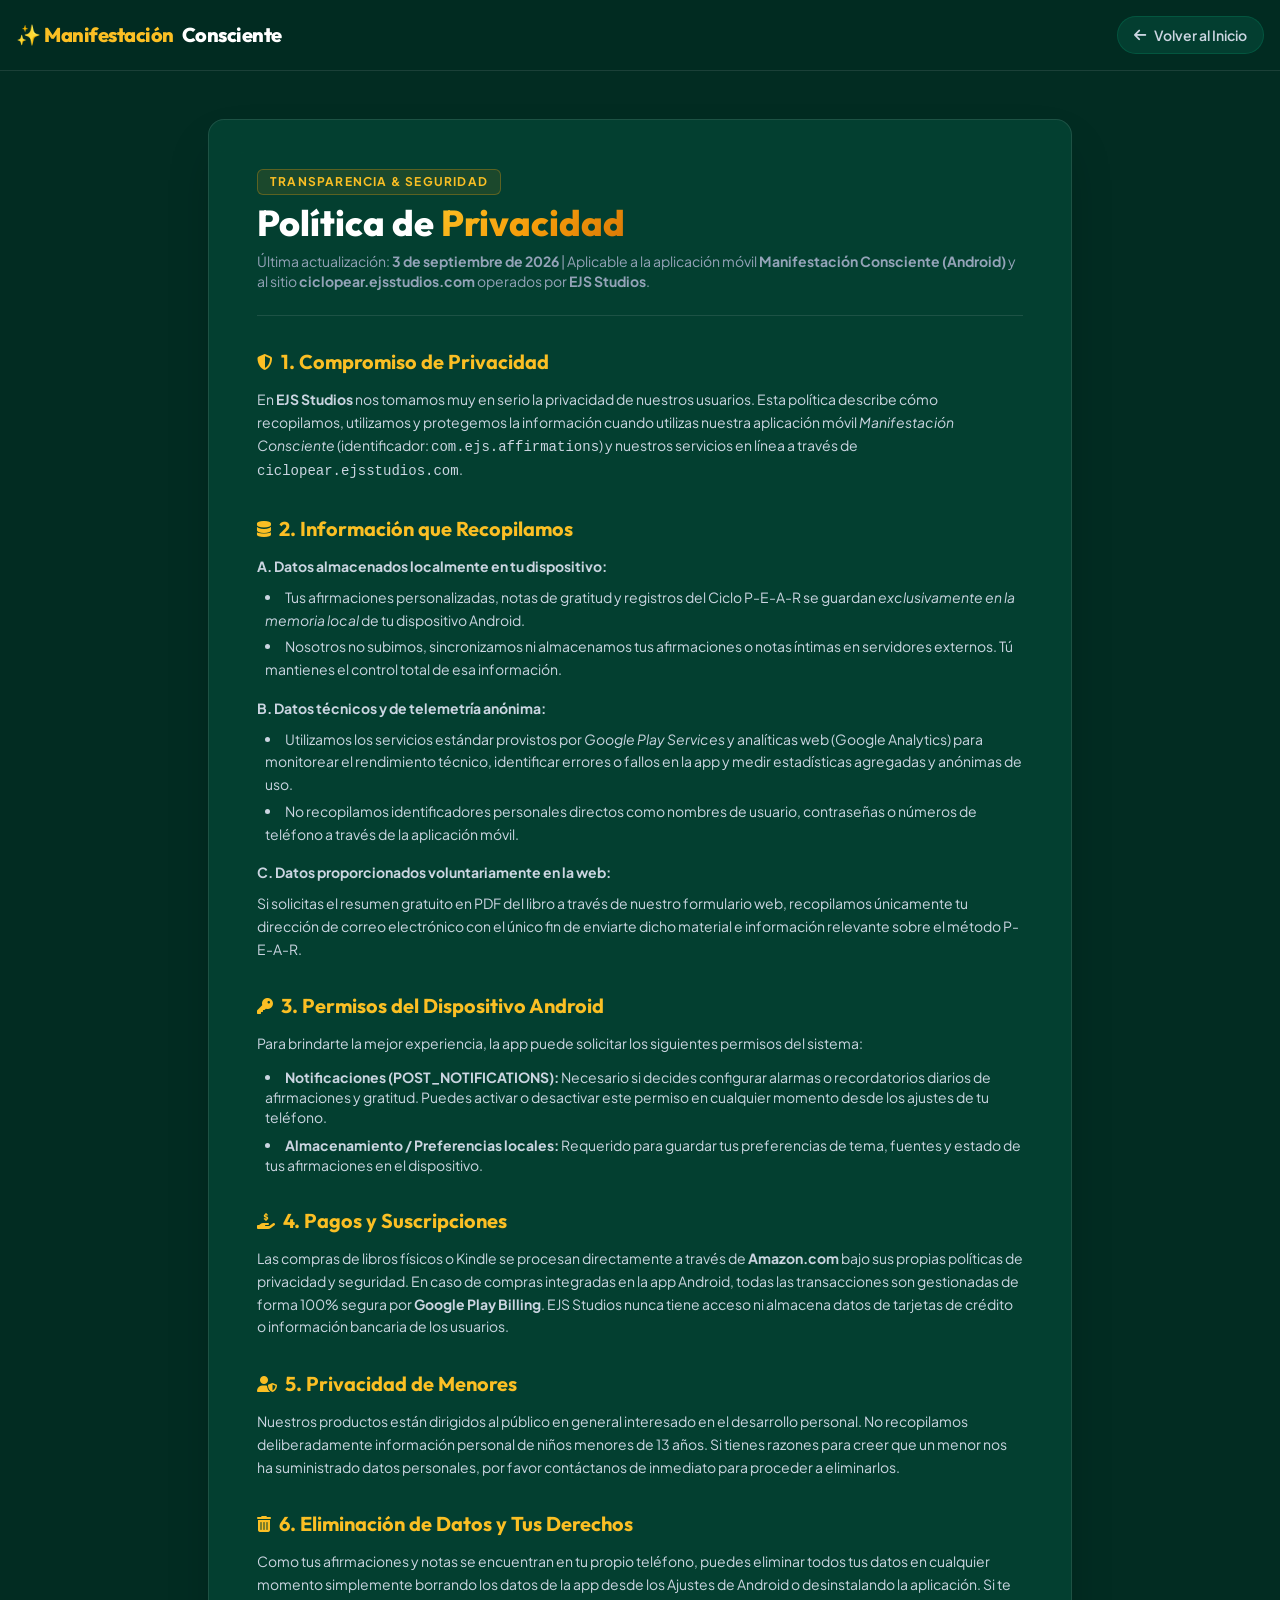
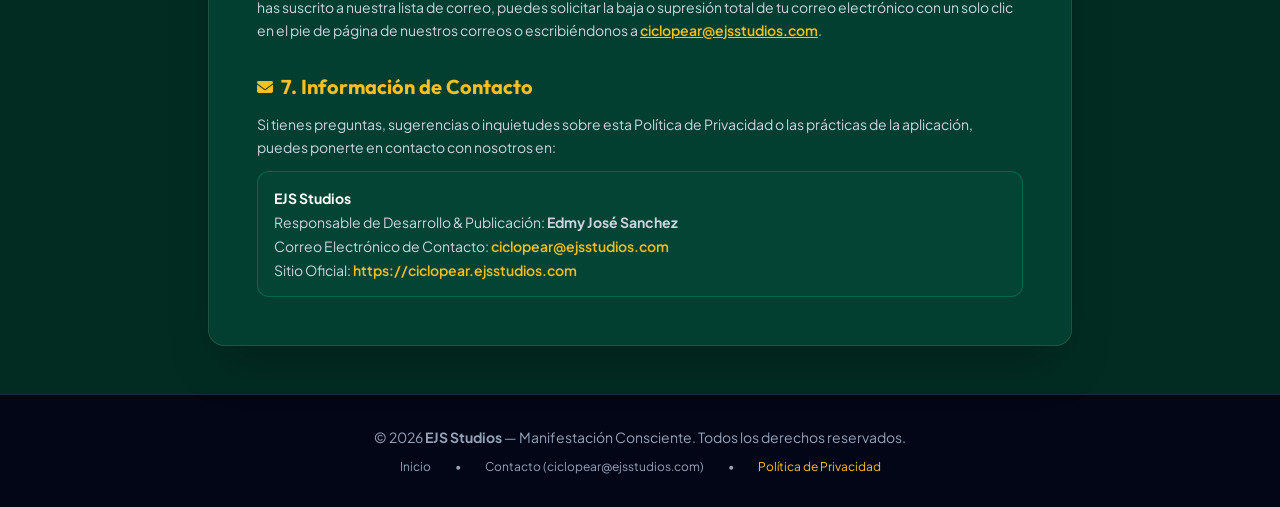
<file: politica-de-privacidad.html>
<!DOCTYPE html>
<html lang="es">

<head>
  <meta charset="UTF-8" />
  <meta name="viewport" content="width=device-width, initial-scale=1.0" />
  <title>Política de Privacidad | Manifestación Consciente & Ciclo P-E-A-R</title>
  <meta name="description" content="Política de privacidad de la app Manifestación Consciente y el sitio web ciclopear.ejsstudios.com (EJS Studios)." />
  <link rel="canonical" href="https://ciclopear.ejsstudios.com/politica-de-privacidad.html" />

  <link rel="preconnect" href="https://fonts.googleapis.com">
  <link rel="preconnect" href="https://fonts.gstatic.com" crossorigin>
  <link href="https://fonts.googleapis.com/css2?family=Outfit:wght@400;600;700;800&family=Plus+Jakarta+Sans:wght@400;500;600;700&display=swap" rel="stylesheet">
  <link rel="stylesheet" href="https://cdnjs.cloudflare.com/ajax/libs/font-awesome/6.5.1/css/all.min.css">

  <!-- Favicon & Touch Icons -->
  <link rel="icon" type="image/png" sizes="32x32" href="images/favicon-32x32.png">
  <link rel="icon" type="image/png" sizes="192x192" href="images/favicon-192x192.png">
  <link rel="apple-touch-icon" sizes="180x180" href="images/apple-touch-icon.png">

  <!-- Production Compiled Tailwind CSS -->
  <link rel="stylesheet" href="css/style.min.css">

  <style>
    body {
      font-family: 'Plus Jakarta Sans', sans-serif;
      background-color: #022c22;
      color: #f8fafc;
    }
    h1, h2, h3, h4 {
      font-family: 'Outfit', sans-serif;
    }
    .gold-gradient {
      background: linear-gradient(135deg, #fbbf24 0%, #f59e0b 50%, #d97706 100%);
      -webkit-background-clip: text;
      -webkit-text-fill-color: transparent;
    }
    .emerald-glass {
      background: rgba(6, 78, 59, 0.6);
      backdrop-filter: blur(16px);
      border: 1px solid rgba(255, 255, 255, 0.1);
    }
  </style>
</head>

<body class="bg-emerald-950 text-slate-100 font-sans antialiased selection:bg-amber-500 selection:text-emerald-950 min-h-screen flex flex-col justify-between">

  <!-- Header / Navigation -->
  <header class="bg-emerald-950/90 backdrop-blur-md border-b border-white/10 py-4 sticky top-0 z-50">
    <div class="container mx-auto px-4 flex items-center justify-between">
      <a href="index.html" class="flex items-center gap-2 font-heading font-extrabold text-lg sm:text-xl text-white tracking-tight">
        <span class="text-amber-400">✨ Manifestación</span>Consciente
      </a>
      <a href="index.html" class="inline-flex items-center gap-2 text-xs sm:text-sm font-semibold text-slate-300 hover:text-amber-400 transition bg-emerald-900/60 px-4 py-2 rounded-full border border-emerald-700/40">
        <i class="fas fa-arrow-left"></i> Volver al Inicio
      </a>
    </div>
  </header>

  <!-- Main Content -->
  <main class="container mx-auto px-4 py-12 max-w-4xl flex-grow">
    <div class="emerald-glass p-6 sm:p-10 md:p-12 rounded-2xl shadow-2xl space-y-8">
      
      <div class="border-b border-white/10 pb-6 space-y-2">
        <div class="inline-block px-3 py-1 rounded-md bg-amber-500/10 border border-amber-500/30 text-amber-400 text-xs font-bold uppercase tracking-widest">
          Transparencia & Seguridad
        </div>
        <h1 class="text-3xl sm:text-4xl font-extrabold text-white">
          Política de <span class="gold-gradient">Privacidad</span>
        </h1>
        <p class="text-xs sm:text-sm text-slate-400">
          Última actualización: <strong>3 de septiembre de 2026</strong> | Aplicable a la aplicación móvil <strong>Manifestación Consciente (Android)</strong> y al sitio <strong>ciclopear.ejsstudios.com</strong> operados por <strong>EJS Studios</strong>.
        </p>
      </div>

      <!-- Section 1 -->
      <section class="space-y-3">
        <h2 class="text-xl font-bold text-amber-400 flex items-center gap-2">
          <i class="fas fa-shield-alt text-base"></i> 1. Compromiso de Privacidad
        </h2>
        <p class="text-sm text-slate-300 leading-relaxed">
          En <strong>EJS Studios</strong> nos tomamos muy en serio la privacidad de nuestros usuarios. Esta política describe cómo recopilamos, utilizamos y protegemos la información cuando utilizas nuestra aplicación móvil <em>Manifestación Consciente</em> (identificador: <code>com.ejs.affirmations</code>) y nuestros servicios en línea a través de <code>ciclopear.ejsstudios.com</code>.
        </p>
      </section>

      <!-- Section 2 -->
      <section class="space-y-3">
        <h2 class="text-xl font-bold text-amber-400 flex items-center gap-2">
          <i class="fas fa-database text-base"></i> 2. Información que Recopilamos
        </h2>
        <div class="space-y-2 text-sm text-slate-300 leading-relaxed">
          <p><strong>A. Datos almacenados localmente en tu dispositivo:</strong></p>
          <ul class="list-disc list-inside space-y-1 pl-2 text-slate-300">
            <li>Tus afirmaciones personalizadas, notas de gratitud y registros del Ciclo P-E-A-R se guardan <em>exclusivamente en la memoria local</em> de tu dispositivo Android.</li>
            <li>Nosotros no subimos, sincronizamos ni almacenamos tus afirmaciones o notas íntimas en servidores externos. Tú mantienes el control total de esa información.</li>
          </ul>
          
          <p class="pt-2"><strong>B. Datos técnicos y de telemetría anónima:</strong></p>
          <ul class="list-disc list-inside space-y-1 pl-2 text-slate-300">
            <li>Utilizamos los servicios estándar provistos por <em>Google Play Services</em> y analíticas web (Google Analytics) para monitorear el rendimiento técnico, identificar errores o fallos en la app y medir estadísticas agregadas y anónimas de uso.</li>
            <li>No recopilamos identificadores personales directos como nombres de usuario, contraseñas o números de teléfono a través de la aplicación móvil.</li>
          </ul>

          <p class="pt-2"><strong>C. Datos proporcionados voluntariamente en la web:</strong></p>
          <p>Si solicitas el resumen gratuito en PDF del libro a través de nuestro formulario web, recopilamos únicamente tu dirección de correo electrónico con el único fin de enviarte dicho material e información relevante sobre el método P-E-A-R.</p>
        </div>
      </section>

      <!-- Section 3 -->
      <section class="space-y-3">
        <h2 class="text-xl font-bold text-amber-400 flex items-center gap-2">
          <i class="fas fa-key text-base"></i> 3. Permisos del Dispositivo Android
        </h2>
        <p class="text-sm text-slate-300 leading-relaxed">
          Para brindarte la mejor experiencia, la app puede solicitar los siguientes permisos del sistema:
        </p>
        <ul class="list-disc list-inside space-y-2 pl-2 text-sm text-slate-300">
          <li><strong>Notificaciones (POST_NOTIFICATIONS):</strong> Necesario si decides configurar alarmas o recordatorios diarios de afirmaciones y gratitud. Puedes activar o desactivar este permiso en cualquier momento desde los ajustes de tu teléfono.</li>
          <li><strong>Almacenamiento / Preferencias locales:</strong> Requerido para guardar tus preferencias de tema, fuentes y estado de tus afirmaciones en el dispositivo.</li>
        </ul>
      </section>

      <!-- Section 4 -->
      <section class="space-y-3">
        <h2 class="text-xl font-bold text-amber-400 flex items-center gap-2">
          <i class="fas fa-hand-holding-usd text-base"></i> 4. Pagos y Suscripciones
        </h2>
        <p class="text-sm text-slate-300 leading-relaxed">
          Las compras de libros físicos o Kindle se procesan directamente a través de <strong>Amazon.com</strong> bajo sus propias políticas de privacidad y seguridad. En caso de compras integradas en la app Android, todas las transacciones son gestionadas de forma 100% segura por <strong>Google Play Billing</strong>. EJS Studios nunca tiene acceso ni almacena datos de tarjetas de crédito o información bancaria de los usuarios.
        </p>
      </section>

      <!-- Section 5 -->
      <section class="space-y-3">
        <h2 class="text-xl font-bold text-amber-400 flex items-center gap-2">
          <i class="fas fa-user-shield text-base"></i> 5. Privacidad de Menores
        </h2>
        <p class="text-sm text-slate-300 leading-relaxed">
          Nuestros productos están dirigidos al público en general interesado en el desarrollo personal. No recopilamos deliberadamente información personal de niños menores de 13 años. Si tienes razones para creer que un menor nos ha suministrado datos personales, por favor contáctanos de inmediato para proceder a eliminarlos.
        </p>
      </section>

      <!-- Section 6 -->
      <section class="space-y-3">
        <h2 class="text-xl font-bold text-amber-400 flex items-center gap-2">
          <i class="fas fa-trash-alt text-base"></i> 6. Eliminación de Datos y Tus Derechos
        </h2>
        <p class="text-sm text-slate-300 leading-relaxed">
          Como tus afirmaciones y notas se encuentran en tu propio teléfono, puedes eliminar todos tus datos en cualquier momento simplemente borrando los datos de la app desde los Ajustes de Android o desinstalando la aplicación. Si te has suscrito a nuestra lista de correo, puedes solicitar la baja o supresión total de tu correo electrónico con un solo clic en el pie de página de nuestros correos o escribiéndonos a <a href="mailto:ciclopear@ejsstudios.com" class="text-amber-400 underline font-semibold">ciclopear@ejsstudios.com</a>.
        </p>
      </section>

      <!-- Section 7 -->
      <section class="space-y-3">
        <h2 class="text-xl font-bold text-amber-400 flex items-center gap-2">
          <i class="fas fa-envelope text-base"></i> 7. Información de Contacto
        </h2>
        <p class="text-sm text-slate-300 leading-relaxed">
          Si tienes preguntas, sugerencias o inquietudes sobre esta Política de Privacidad o las prácticas de la aplicación, puedes ponerte en contacto con nosotros en:
        </p>
        <div class="p-4 bg-emerald-900/40 border border-emerald-500/30 rounded-xl text-sm space-y-1">
          <p class="text-white font-bold">EJS Studios</p>
          <p class="text-slate-300">Responsable de Desarrollo & Publicación: <strong>Edmy José Sanchez</strong></p>
          <p class="text-slate-300">Correo Electrónico de Contacto: <a href="mailto:ciclopear@ejsstudios.com" class="text-amber-400 font-semibold hover:underline">ciclopear@ejsstudios.com</a></p>
          <p class="text-slate-300">Sitio Oficial: <a href="https://ciclopear.ejsstudios.com" class="text-amber-400 font-semibold hover:underline">https://ciclopear.ejsstudios.com</a></p>
        </div>
      </section>

    </div>
  </main>

  <!-- Footer -->
  <footer class="bg-slate-950 border-t border-slate-800 text-slate-400 py-8 text-center text-xs sm:text-sm">
    <div class="container mx-auto px-4 space-y-3">
      <p>&copy; <span id="currentYear"></span> <strong>EJS Studios</strong> — Manifestación Consciente. Todos los derechos reservados.</p>
      <div class="flex justify-center items-center gap-6 text-xs text-slate-400">
        <a href="index.html" class="hover:text-amber-400 transition">Inicio</a>
        <span>•</span>
        <a href="mailto:ciclopear@ejsstudios.com" class="hover:text-amber-400 transition">Contacto (ciclopear@ejsstudios.com)</a>
        <span>•</span>
        <a href="politica-de-privacidad.html" class="text-amber-400 hover:underline">Política de Privacidad</a>
      </div>
    </div>
  </footer>

  <script>
    document.getElementById('currentYear').textContent = new Date().getFullYear();
  </script>
</body>

</html>
</file>
<file: css/style.min.css>
*,:after,:before{--tw-border-spacing-x:0;--tw-border-spacing-y:0;--tw-translate-x:0;--tw-translate-y:0;--tw-rotate:0;--tw-skew-x:0;--tw-skew-y:0;--tw-scale-x:1;--tw-scale-y:1;--tw-pan-x: ;--tw-pan-y: ;--tw-pinch-zoom: ;--tw-scroll-snap-strictness:proximity;--tw-gradient-from-position: ;--tw-gradient-via-position: ;--tw-gradient-to-position: ;--tw-ordinal: ;--tw-slashed-zero: ;--tw-numeric-figure: ;--tw-numeric-spacing: ;--tw-numeric-fraction: ;--tw-ring-inset: ;--tw-ring-offset-width:0px;--tw-ring-offset-color:#fff;--tw-ring-color:rgba(59,130,246,.5);--tw-ring-offset-shadow:0 0 #0000;--tw-ring-shadow:0 0 #0000;--tw-shadow:0 0 #0000;--tw-shadow-colored:0 0 #0000;--tw-blur: ;--tw-brightness: ;--tw-contrast: ;--tw-grayscale: ;--tw-hue-rotate: ;--tw-invert: ;--tw-saturate: ;--tw-sepia: ;--tw-drop-shadow: ;--tw-backdrop-blur: ;--tw-backdrop-brightness: ;--tw-backdrop-contrast: ;--tw-backdrop-grayscale: ;--tw-backdrop-hue-rotate: ;--tw-backdrop-invert: ;--tw-backdrop-opacity: ;--tw-backdrop-saturate: ;--tw-backdrop-sepia: ;--tw-contain-size: ;--tw-contain-layout: ;--tw-contain-paint: ;--tw-contain-style: }::backdrop{--tw-border-spacing-x:0;--tw-border-spacing-y:0;--tw-translate-x:0;--tw-translate-y:0;--tw-rotate:0;--tw-skew-x:0;--tw-skew-y:0;--tw-scale-x:1;--tw-scale-y:1;--tw-pan-x: ;--tw-pan-y: ;--tw-pinch-zoom: ;--tw-scroll-snap-strictness:proximity;--tw-gradient-from-position: ;--tw-gradient-via-position: ;--tw-gradient-to-position: ;--tw-ordinal: ;--tw-slashed-zero: ;--tw-numeric-figure: ;--tw-numeric-spacing: ;--tw-numeric-fraction: ;--tw-ring-inset: ;--tw-ring-offset-width:0px;--tw-ring-offset-color:#fff;--tw-ring-color:rgba(59,130,246,.5);--tw-ring-offset-shadow:0 0 #0000;--tw-ring-shadow:0 0 #0000;--tw-shadow:0 0 #0000;--tw-shadow-colored:0 0 #0000;--tw-blur: ;--tw-brightness: ;--tw-contrast: ;--tw-grayscale: ;--tw-hue-rotate: ;--tw-invert: ;--tw-saturate: ;--tw-sepia: ;--tw-drop-shadow: ;--tw-backdrop-blur: ;--tw-backdrop-brightness: ;--tw-backdrop-contrast: ;--tw-backdrop-grayscale: ;--tw-backdrop-hue-rotate: ;--tw-backdrop-invert: ;--tw-backdrop-opacity: ;--tw-backdrop-saturate: ;--tw-backdrop-sepia: ;--tw-contain-size: ;--tw-contain-layout: ;--tw-contain-paint: ;--tw-contain-style: }/*! tailwindcss v3.4.17 | MIT License | https://tailwindcss.com*/*,:after,:before{border:0 solid #e5e7eb;box-sizing:border-box}:after,:before{--tw-content:""}:host,html{line-height:1.5;-webkit-text-size-adjust:100%;font-family:Plus Jakarta Sans,sans-serif;font-feature-settings:normal;font-variation-settings:normal;-moz-tab-size:4;-o-tab-size:4;tab-size:4;-webkit-tap-highlight-color:transparent}body{line-height:inherit;margin:0}hr{border-top-width:1px;color:inherit;height:0}abbr:where([title]){-webkit-text-decoration:underline dotted;text-decoration:underline dotted}h1,h2,h3,h4,h5,h6{font-size:inherit;font-weight:inherit}a{color:inherit;text-decoration:inherit}b,strong{font-weight:bolder}code,kbd,pre,samp{font-family:ui-monospace,SFMono-Regular,Menlo,Monaco,Consolas,Liberation Mono,Courier New,monospace;font-feature-settings:normal;font-size:1em;font-variation-settings:normal}small{font-size:80%}sub,sup{font-size:75%;line-height:0;position:relative;vertical-align:baseline}sub{bottom:-.25em}sup{top:-.5em}table{border-collapse:collapse;border-color:inherit;text-indent:0}button,input,optgroup,select,textarea{color:inherit;font-family:inherit;font-feature-settings:inherit;font-size:100%;font-variation-settings:inherit;font-weight:inherit;letter-spacing:inherit;line-height:inherit;margin:0;padding:0}button,select{text-transform:none}button,input:where([type=button]),input:where([type=reset]),input:where([type=submit]){-webkit-appearance:button;background-color:transparent;background-image:none}:-moz-focusring{outline:auto}:-moz-ui-invalid{box-shadow:none}progress{vertical-align:baseline}::-webkit-inner-spin-button,::-webkit-outer-spin-button{height:auto}[type=search]{-webkit-appearance:textfield;outline-offset:-2px}::-webkit-search-decoration{-webkit-appearance:none}::-webkit-file-upload-button{-webkit-appearance:button;font:inherit}summary{display:list-item}blockquote,dd,dl,figure,h1,h2,h3,h4,h5,h6,hr,p,pre{margin:0}fieldset{margin:0}fieldset,legend{padding:0}menu,ol,ul{list-style:none;margin:0;padding:0}dialog{padding:0}textarea{resize:vertical}input::-moz-placeholder,textarea::-moz-placeholder{color:#9ca3af;opacity:1}input::placeholder,textarea::placeholder{color:#9ca3af;opacity:1}[role=button],button{cursor:pointer}:disabled{cursor:default}audio,canvas,embed,iframe,img,object,svg,video{display:block;vertical-align:middle}img,video{height:auto;max-width:100%}[hidden]:where(:not([hidden=until-found])){display:none}.container{width:100%}@media (min-width:640px){.container{max-width:640px}}@media (min-width:768px){.container{max-width:768px}}@media (min-width:1024px){.container{max-width:1024px}}@media (min-width:1280px){.container{max-width:1280px}}@media (min-width:1536px){.container{max-width:1536px}}.fixed{position:fixed}.absolute{position:absolute}.relative{position:relative}.sticky{position:sticky}.-inset-1{inset:-.25rem}.inset-0{inset:0}.left-0{left:0}.right-0{right:0}.top-0{top:0}.z-10{z-index:10}.z-50{z-index:50}.mx-auto{margin-left:auto;margin-right:auto}.my-8{margin-bottom:2rem;margin-top:2rem}.mb-2{margin-bottom:.5rem}.mb-4{margin-bottom:1rem}.mb-8{margin-bottom:2rem}.mt-1{margin-top:.25rem}.mt-4{margin-top:1rem}.block{display:block}.inline-block{display:inline-block}.flex{display:flex}.inline-flex{display:inline-flex}.grid{display:grid}.hidden{display:none}.aspect-video{aspect-ratio:16/9}.h-12{height:3rem}.h-auto{height:auto}.h-full{height:100%}.max-h-72{max-height:18rem}.max-h-\[480px\]{max-height:480px}.min-h-screen{min-height:100vh}.w-12{width:3rem}.w-auto{width:auto}.w-full{width:100%}.max-w-2xl{max-width:42rem}.max-w-3xl{max-width:48rem}.max-w-4xl{max-width:56rem}.max-w-5xl{max-width:64rem}.max-w-6xl{max-width:72rem}.max-w-lg{max-width:32rem}.max-w-md{max-width:28rem}.max-w-sm{max-width:24rem}.flex-grow{flex-grow:1}.transform{transform:translate(var(--tw-translate-x),var(--tw-translate-y)) rotate(var(--tw-rotate)) skewX(var(--tw-skew-x)) skewY(var(--tw-skew-y)) scaleX(var(--tw-scale-x)) scaleY(var(--tw-scale-y))}.cursor-pointer{cursor:pointer}.list-inside{list-style-position:inside}.list-disc{list-style-type:disc}.grid-cols-1{grid-template-columns:repeat(1,minmax(0,1fr))}.flex-col{flex-direction:column}.flex-wrap{flex-wrap:wrap}.items-start{align-items:flex-start}.items-center{align-items:center}.justify-center{justify-content:center}.justify-between{justify-content:space-between}.gap-1{gap:.25rem}.gap-12{gap:3rem}.gap-2{gap:.5rem}.gap-3{gap:.75rem}.gap-4{gap:1rem}.gap-5{gap:1.25rem}.gap-6{gap:1.5rem}.gap-8{gap:2rem}.space-y-1>:not([hidden])~:not([hidden]){--tw-space-y-reverse:0;margin-bottom:calc(.25rem*var(--tw-space-y-reverse));margin-top:calc(.25rem*(1 - var(--tw-space-y-reverse)))}.space-y-12>:not([hidden])~:not([hidden]){--tw-space-y-reverse:0;margin-bottom:calc(3rem*var(--tw-space-y-reverse));margin-top:calc(3rem*(1 - var(--tw-space-y-reverse)))}.space-y-2>:not([hidden])~:not([hidden]){--tw-space-y-reverse:0;margin-bottom:calc(.5rem*var(--tw-space-y-reverse));margin-top:calc(.5rem*(1 - var(--tw-space-y-reverse)))}.space-y-3>:not([hidden])~:not([hidden]){--tw-space-y-reverse:0;margin-bottom:calc(.75rem*var(--tw-space-y-reverse));margin-top:calc(.75rem*(1 - var(--tw-space-y-reverse)))}.space-y-4>:not([hidden])~:not([hidden]){--tw-space-y-reverse:0;margin-bottom:calc(1rem*var(--tw-space-y-reverse));margin-top:calc(1rem*(1 - var(--tw-space-y-reverse)))}.space-y-5>:not([hidden])~:not([hidden]){--tw-space-y-reverse:0;margin-bottom:calc(1.25rem*var(--tw-space-y-reverse));margin-top:calc(1.25rem*(1 - var(--tw-space-y-reverse)))}.space-y-6>:not([hidden])~:not([hidden]){--tw-space-y-reverse:0;margin-bottom:calc(1.5rem*var(--tw-space-y-reverse));margin-top:calc(1.5rem*(1 - var(--tw-space-y-reverse)))}.space-y-8>:not([hidden])~:not([hidden]){--tw-space-y-reverse:0;margin-bottom:calc(2rem*var(--tw-space-y-reverse));margin-top:calc(2rem*(1 - var(--tw-space-y-reverse)))}.overflow-hidden{overflow:hidden}.rounded{border-radius:.25rem}.rounded-2xl{border-radius:1rem}.rounded-full{border-radius:9999px}.rounded-lg{border-radius:.5rem}.rounded-md{border-radius:.375rem}.rounded-xl{border-radius:.75rem}.border{border-width:1px}.border-0{border-width:0}.border-y{border-top-width:1px}.border-b,.border-y{border-bottom-width:1px}.border-t{border-top-width:1px}.border-amber-500\/30{border-color:rgba(245,158,11,.3)}.border-amber-500\/40{border-color:rgba(245,158,11,.4)}.border-emerald-500\/20{border-color:rgba(16,185,129,.2)}.border-emerald-500\/30{border-color:rgba(16,185,129,.3)}.border-emerald-500\/40{border-color:rgba(16,185,129,.4)}.border-emerald-700\/40{border-color:rgba(4,120,87,.4)}.border-emerald-700\/50{border-color:rgba(4,120,87,.5)}.border-slate-700{--tw-border-opacity:1;border-color:rgb(51 65 85/var(--tw-border-opacity,1))}.border-slate-700\/60{border-color:rgba(51,65,85,.6)}.border-slate-700\/80{border-color:rgba(51,65,85,.8)}.border-slate-800{--tw-border-opacity:1;border-color:rgb(30 41 59/var(--tw-border-opacity,1))}.border-slate-800\/60{border-color:rgba(30,41,59,.6)}.border-slate-800\/80{border-color:rgba(30,41,59,.8)}.border-white\/10{border-color:hsla(0,0%,100%,.1)}.bg-amber-500{--tw-bg-opacity:1;background-color:rgb(245 158 11/var(--tw-bg-opacity,1))}.bg-amber-500\/10{background-color:rgba(245,158,11,.1)}.bg-black{--tw-bg-opacity:1;background-color:rgb(0 0 0/var(--tw-bg-opacity,1))}.bg-emerald-500\/10{background-color:rgba(16,185,129,.1)}.bg-emerald-800\/50{background-color:rgba(6,95,70,.5)}.bg-emerald-900\/40{background-color:rgba(6,78,59,.4)}.bg-emerald-900\/60{background-color:rgba(6,78,59,.6)}.bg-emerald-900\/80{background-color:rgba(6,78,59,.8)}.bg-emerald-900\/90{background-color:rgba(6,78,59,.9)}.bg-emerald-950{--tw-bg-opacity:1;background-color:rgb(2 44 34/var(--tw-bg-opacity,1))}.bg-emerald-950\/80{background-color:rgba(2,44,34,.8)}.bg-emerald-950\/90{background-color:rgba(2,44,34,.9)}.bg-slate-900\/60{background-color:rgba(15,23,42,.6)}.bg-slate-900\/80{background-color:rgba(15,23,42,.8)}.bg-slate-900\/90{background-color:rgba(15,23,42,.9)}.bg-slate-950{--tw-bg-opacity:1;background-color:rgb(2 6 23/var(--tw-bg-opacity,1))}.bg-slate-950\/80{background-color:rgba(2,6,23,.8)}.bg-white{--tw-bg-opacity:1;background-color:rgb(255 255 255/var(--tw-bg-opacity,1))}.bg-gradient-to-b{background-image:linear-gradient(to bottom,var(--tw-gradient-stops))}.bg-gradient-to-r{background-image:linear-gradient(to right,var(--tw-gradient-stops))}.from-amber-500{--tw-gradient-from:#f59e0b var(--tw-gradient-from-position);--tw-gradient-to:rgba(245,158,11,0) var(--tw-gradient-to-position);--tw-gradient-stops:var(--tw-gradient-from),var(--tw-gradient-to)}.from-emerald-600{--tw-gradient-from:#059669 var(--tw-gradient-from-position);--tw-gradient-to:rgba(5,150,105,0) var(--tw-gradient-to-position);--tw-gradient-stops:var(--tw-gradient-from),var(--tw-gradient-to)}.from-emerald-950{--tw-gradient-from:#022c22 var(--tw-gradient-from-position);--tw-gradient-to:rgba(2,44,34,0) var(--tw-gradient-to-position);--tw-gradient-stops:var(--tw-gradient-from),var(--tw-gradient-to)}.from-transparent{--tw-gradient-from:transparent var(--tw-gradient-from-position);--tw-gradient-to:transparent var(--tw-gradient-to-position);--tw-gradient-stops:var(--tw-gradient-from),var(--tw-gradient-to)}.via-emerald-900{--tw-gradient-to:rgba(6,78,59,0) var(--tw-gradient-to-position);--tw-gradient-stops:var(--tw-gradient-from),#064e3b var(--tw-gradient-via-position),var(--tw-gradient-to)}.via-emerald-950\/60{--tw-gradient-to:rgba(2,44,34,0) var(--tw-gradient-to-position);--tw-gradient-stops:var(--tw-gradient-from),rgba(2,44,34,.6) var(--tw-gradient-via-position),var(--tw-gradient-to)}.to-amber-600{--tw-gradient-to:#d97706 var(--tw-gradient-to-position)}.to-emerald-500{--tw-gradient-to:#10b981 var(--tw-gradient-to-position)}.to-emerald-700{--tw-gradient-to:#047857 var(--tw-gradient-to-position)}.to-emerald-950{--tw-gradient-to:#022c22 var(--tw-gradient-to-position)}.bg-cover{background-size:cover}.bg-center{background-position:50%}.object-contain{-o-object-fit:contain;object-fit:contain}.p-1{padding:.25rem}.p-2{padding:.5rem}.p-3{padding:.75rem}.p-4{padding:1rem}.p-5{padding:1.25rem}.p-6{padding:1.5rem}.p-8{padding:2rem}.px-3{padding-left:.75rem;padding-right:.75rem}.px-4{padding-left:1rem;padding-right:1rem}.px-5{padding-left:1.25rem;padding-right:1.25rem}.px-6{padding-left:1.5rem;padding-right:1.5rem}.px-7{padding-left:1.75rem;padding-right:1.75rem}.px-8{padding-left:2rem;padding-right:2rem}.py-1{padding-bottom:.25rem;padding-top:.25rem}.py-12{padding-bottom:3rem;padding-top:3rem}.py-2{padding-bottom:.5rem;padding-top:.5rem}.py-2\.5{padding-bottom:.625rem;padding-top:.625rem}.py-20{padding-bottom:5rem;padding-top:5rem}.py-3{padding-bottom:.75rem;padding-top:.75rem}.py-3\.5{padding-bottom:.875rem;padding-top:.875rem}.py-4{padding-bottom:1rem;padding-top:1rem}.py-8{padding-bottom:2rem;padding-top:2rem}.pb-16{padding-bottom:4rem}.pb-5{padding-bottom:1.25rem}.pb-6{padding-bottom:1.5rem}.pb-8{padding-bottom:2rem}.pl-2{padding-left:.5rem}.pr-4{padding-right:1rem}.pt-2{padding-top:.5rem}.pt-24{padding-top:6rem}.pt-3{padding-top:.75rem}.pt-4{padding-top:1rem}.text-left{text-align:left}.text-center{text-align:center}.font-heading{font-family:Outfit,sans-serif}.font-sans{font-family:Plus Jakarta Sans,sans-serif}.text-2xl{font-size:1.5rem;line-height:2rem}.text-3xl{font-size:1.875rem;line-height:2.25rem}.text-5xl{font-size:3rem;line-height:1}.text-\[10px\]{font-size:10px}.text-base{font-size:1rem;line-height:1.5rem}.text-lg{font-size:1.125rem;line-height:1.75rem}.text-sm{font-size:.875rem;line-height:1.25rem}.text-xl{font-size:1.25rem;line-height:1.75rem}.text-xs{font-size:.75rem;line-height:1rem}.font-bold{font-weight:700}.font-extrabold{font-weight:800}.font-medium{font-weight:500}.font-normal{font-weight:400}.font-semibold{font-weight:600}.uppercase{text-transform:uppercase}.italic{font-style:italic}.leading-relaxed{line-height:1.625}.leading-tight{line-height:1.25}.tracking-tight{letter-spacing:-.025em}.tracking-wider{letter-spacing:.05em}.tracking-widest{letter-spacing:.1em}.text-amber-300{--tw-text-opacity:1;color:rgb(252 211 77/var(--tw-text-opacity,1))}.text-amber-400{--tw-text-opacity:1;color:rgb(251 191 36/var(--tw-text-opacity,1))}.text-emerald-400{--tw-text-opacity:1;color:rgb(52 211 153/var(--tw-text-opacity,1))}.text-emerald-950{--tw-text-opacity:1;color:rgb(2 44 34/var(--tw-text-opacity,1))}.text-red-500{--tw-text-opacity:1;color:rgb(239 68 68/var(--tw-text-opacity,1))}.text-slate-100{--tw-text-opacity:1;color:rgb(241 245 249/var(--tw-text-opacity,1))}.text-slate-200{--tw-text-opacity:1;color:rgb(226 232 240/var(--tw-text-opacity,1))}.text-slate-300{--tw-text-opacity:1;color:rgb(203 213 225/var(--tw-text-opacity,1))}.text-slate-400{--tw-text-opacity:1;color:rgb(148 163 184/var(--tw-text-opacity,1))}.text-white{--tw-text-opacity:1;color:rgb(255 255 255/var(--tw-text-opacity,1))}.underline{text-decoration-line:underline}.antialiased{-webkit-font-smoothing:antialiased;-moz-osx-font-smoothing:grayscale}.placeholder-slate-500::-moz-placeholder{--tw-placeholder-opacity:1;color:rgb(100 116 139/var(--tw-placeholder-opacity,1))}.placeholder-slate-500::placeholder{--tw-placeholder-opacity:1;color:rgb(100 116 139/var(--tw-placeholder-opacity,1))}.opacity-15{opacity:.15}.opacity-30{opacity:.3}.shadow{--tw-shadow:0 1px 3px 0 rgba(0,0,0,.1),0 1px 2px -1px rgba(0,0,0,.1);--tw-shadow-colored:0 1px 3px 0 var(--tw-shadow-color),0 1px 2px -1px var(--tw-shadow-color)}.shadow,.shadow-2xl{box-shadow:var(--tw-ring-offset-shadow,0 0 #0000),var(--tw-ring-shadow,0 0 #0000),var(--tw-shadow)}.shadow-2xl{--tw-shadow:0 25px 50px -12px rgba(0,0,0,.25);--tw-shadow-colored:0 25px 50px -12px var(--tw-shadow-color)}.shadow-lg{--tw-shadow:0 10px 15px -3px rgba(0,0,0,.1),0 4px 6px -4px rgba(0,0,0,.1);--tw-shadow-colored:0 10px 15px -3px var(--tw-shadow-color),0 4px 6px -4px var(--tw-shadow-color)}.shadow-lg,.shadow-xl{box-shadow:var(--tw-ring-offset-shadow,0 0 #0000),var(--tw-ring-shadow,0 0 #0000),var(--tw-shadow)}.shadow-xl{--tw-shadow:0 20px 25px -5px rgba(0,0,0,.1),0 8px 10px -6px rgba(0,0,0,.1);--tw-shadow-colored:0 20px 25px -5px var(--tw-shadow-color),0 8px 10px -6px var(--tw-shadow-color)}.shadow-amber-500\/20{--tw-shadow-color:rgba(245,158,11,.2);--tw-shadow:var(--tw-shadow-colored)}.shadow-amber-500\/25{--tw-shadow-color:rgba(245,158,11,.25);--tw-shadow:var(--tw-shadow-colored)}.shadow-emerald-950\/50{--tw-shadow-color:rgba(2,44,34,.5);--tw-shadow:var(--tw-shadow-colored)}.blur{--tw-blur:blur(8px)}.blur,.drop-shadow-2xl{filter:var(--tw-blur) var(--tw-brightness) var(--tw-contrast) var(--tw-grayscale) var(--tw-hue-rotate) var(--tw-invert) var(--tw-saturate) var(--tw-sepia) var(--tw-drop-shadow)}.drop-shadow-2xl{--tw-drop-shadow:drop-shadow(0 25px 25px rgba(0,0,0,.15))}.backdrop-blur-md{--tw-backdrop-blur:blur(12px)}.backdrop-blur-md,.backdrop-filter{-webkit-backdrop-filter:var(--tw-backdrop-blur) var(--tw-backdrop-brightness) var(--tw-backdrop-contrast) var(--tw-backdrop-grayscale) var(--tw-backdrop-hue-rotate) var(--tw-backdrop-invert) var(--tw-backdrop-opacity) var(--tw-backdrop-saturate) var(--tw-backdrop-sepia);backdrop-filter:var(--tw-backdrop-blur) var(--tw-backdrop-brightness) var(--tw-backdrop-contrast) var(--tw-backdrop-grayscale) var(--tw-backdrop-hue-rotate) var(--tw-backdrop-invert) var(--tw-backdrop-opacity) var(--tw-backdrop-saturate) var(--tw-backdrop-sepia)}.transition{transition-duration:.15s;transition-property:color,background-color,border-color,text-decoration-color,fill,stroke,opacity,box-shadow,transform,filter,-webkit-backdrop-filter;transition-property:color,background-color,border-color,text-decoration-color,fill,stroke,opacity,box-shadow,transform,filter,backdrop-filter;transition-property:color,background-color,border-color,text-decoration-color,fill,stroke,opacity,box-shadow,transform,filter,backdrop-filter,-webkit-backdrop-filter;transition-timing-function:cubic-bezier(.4,0,.2,1)}.transition-all{transition-duration:.15s;transition-property:all;transition-timing-function:cubic-bezier(.4,0,.2,1)}.transition-transform{transition-duration:.15s;transition-property:transform;transition-timing-function:cubic-bezier(.4,0,.2,1)}.duration-1000{transition-duration:1s}.duration-300{transition-duration:.3s}.selection\:bg-amber-500 ::-moz-selection{--tw-bg-opacity:1;background-color:rgb(245 158 11/var(--tw-bg-opacity,1))}.selection\:bg-amber-500 ::selection{--tw-bg-opacity:1;background-color:rgb(245 158 11/var(--tw-bg-opacity,1))}.selection\:text-emerald-950 ::-moz-selection{--tw-text-opacity:1;color:rgb(2 44 34/var(--tw-text-opacity,1))}.selection\:text-emerald-950 ::selection{--tw-text-opacity:1;color:rgb(2 44 34/var(--tw-text-opacity,1))}.selection\:bg-amber-500::-moz-selection{--tw-bg-opacity:1;background-color:rgb(245 158 11/var(--tw-bg-opacity,1))}.selection\:bg-amber-500::selection{--tw-bg-opacity:1;background-color:rgb(245 158 11/var(--tw-bg-opacity,1))}.selection\:text-emerald-950::-moz-selection{--tw-text-opacity:1;color:rgb(2 44 34/var(--tw-text-opacity,1))}.selection\:text-emerald-950::selection{--tw-text-opacity:1;color:rgb(2 44 34/var(--tw-text-opacity,1))}.hover\:-translate-y-0\.5:hover{--tw-translate-y:-0.125rem}.hover\:-translate-y-0\.5:hover,.hover\:-translate-y-1:hover{transform:translate(var(--tw-translate-x),var(--tw-translate-y)) rotate(var(--tw-rotate)) skewX(var(--tw-skew-x)) skewY(var(--tw-skew-y)) scaleX(var(--tw-scale-x)) scaleY(var(--tw-scale-y))}.hover\:-translate-y-1:hover{--tw-translate-y:-0.25rem}.hover\:border-amber-500\/40:hover{border-color:rgba(245,158,11,.4)}.hover\:border-amber-500\/50:hover{border-color:rgba(245,158,11,.5)}.hover\:bg-amber-400:hover{--tw-bg-opacity:1;background-color:rgb(251 191 36/var(--tw-bg-opacity,1))}.hover\:bg-emerald-800:hover{--tw-bg-opacity:1;background-color:rgb(6 95 70/var(--tw-bg-opacity,1))}.hover\:bg-emerald-900\/50:hover{background-color:rgba(6,78,59,.5)}.hover\:bg-slate-900:hover{--tw-bg-opacity:1;background-color:rgb(15 23 42/var(--tw-bg-opacity,1))}.hover\:bg-slate-900\/90:hover{background-color:rgba(15,23,42,.9)}.hover\:from-amber-400:hover{--tw-gradient-from:#fbbf24 var(--tw-gradient-from-position);--tw-gradient-to:rgba(251,191,36,0) var(--tw-gradient-to-position);--tw-gradient-stops:var(--tw-gradient-from),var(--tw-gradient-to)}.hover\:from-emerald-500:hover{--tw-gradient-from:#10b981 var(--tw-gradient-from-position);--tw-gradient-to:rgba(16,185,129,0) var(--tw-gradient-to-position);--tw-gradient-stops:var(--tw-gradient-from),var(--tw-gradient-to)}.hover\:to-amber-500:hover{--tw-gradient-to:#f59e0b var(--tw-gradient-to-position)}.hover\:to-emerald-600:hover{--tw-gradient-to:#059669 var(--tw-gradient-to-position)}.hover\:text-amber-400:hover{--tw-text-opacity:1;color:rgb(251 191 36/var(--tw-text-opacity,1))}.hover\:text-white:hover{--tw-text-opacity:1;color:rgb(255 255 255/var(--tw-text-opacity,1))}.hover\:underline:hover{text-decoration-line:underline}.focus\:border-amber-400:focus{--tw-border-opacity:1;border-color:rgb(251 191 36/var(--tw-border-opacity,1))}.focus\:outline-none:focus{outline:2px solid transparent;outline-offset:2px}.focus\:ring-2:focus{--tw-ring-offset-shadow:var(--tw-ring-inset) 0 0 0 var(--tw-ring-offset-width) var(--tw-ring-offset-color);--tw-ring-shadow:var(--tw-ring-inset) 0 0 0 calc(2px + var(--tw-ring-offset-width)) var(--tw-ring-color);box-shadow:var(--tw-ring-offset-shadow),var(--tw-ring-shadow),var(--tw-shadow,0 0 #0000)}.focus\:ring-amber-400\/20:focus{--tw-ring-color:rgba(251,191,36,.2)}.group:hover .group-hover\:scale-105{--tw-scale-x:1.05;--tw-scale-y:1.05;transform:translate(var(--tw-translate-x),var(--tw-translate-y)) rotate(var(--tw-rotate)) skewX(var(--tw-skew-x)) skewY(var(--tw-skew-y)) scaleX(var(--tw-scale-x)) scaleY(var(--tw-scale-y))}.group:hover .group-hover\:text-amber-400{--tw-text-opacity:1;color:rgb(251 191 36/var(--tw-text-opacity,1))}.group:hover .group-hover\:opacity-60{opacity:.6}@media (min-width:640px){.sm\:block{display:block}.sm\:w-auto{width:auto}.sm\:grid-cols-2{grid-template-columns:repeat(2,minmax(0,1fr))}.sm\:flex-row{flex-direction:row}.sm\:p-10{padding:2.5rem}.sm\:text-3xl{font-size:1.875rem;line-height:2.25rem}.sm\:text-4xl{font-size:2.25rem;line-height:2.5rem}.sm\:text-5xl{font-size:3rem;line-height:1}.sm\:text-lg{font-size:1.125rem;line-height:1.75rem}.sm\:text-sm{font-size:.875rem;line-height:1.25rem}.sm\:text-xl{font-size:1.25rem;line-height:1.75rem}}@media (min-width:768px){.md\:flex{display:flex}.md\:w-1\/2{width:50%}.md\:grid-cols-2{grid-template-columns:repeat(2,minmax(0,1fr))}.md\:grid-cols-3{grid-template-columns:repeat(3,minmax(0,1fr))}.md\:flex-row{flex-direction:row}.md\:justify-start{justify-content:flex-start}.md\:justify-between{justify-content:space-between}.md\:p-12{padding:3rem}.md\:text-left{text-align:left}.md\:text-right{text-align:right}.md\:text-6xl{font-size:3.75rem;line-height:1}}
</file>
